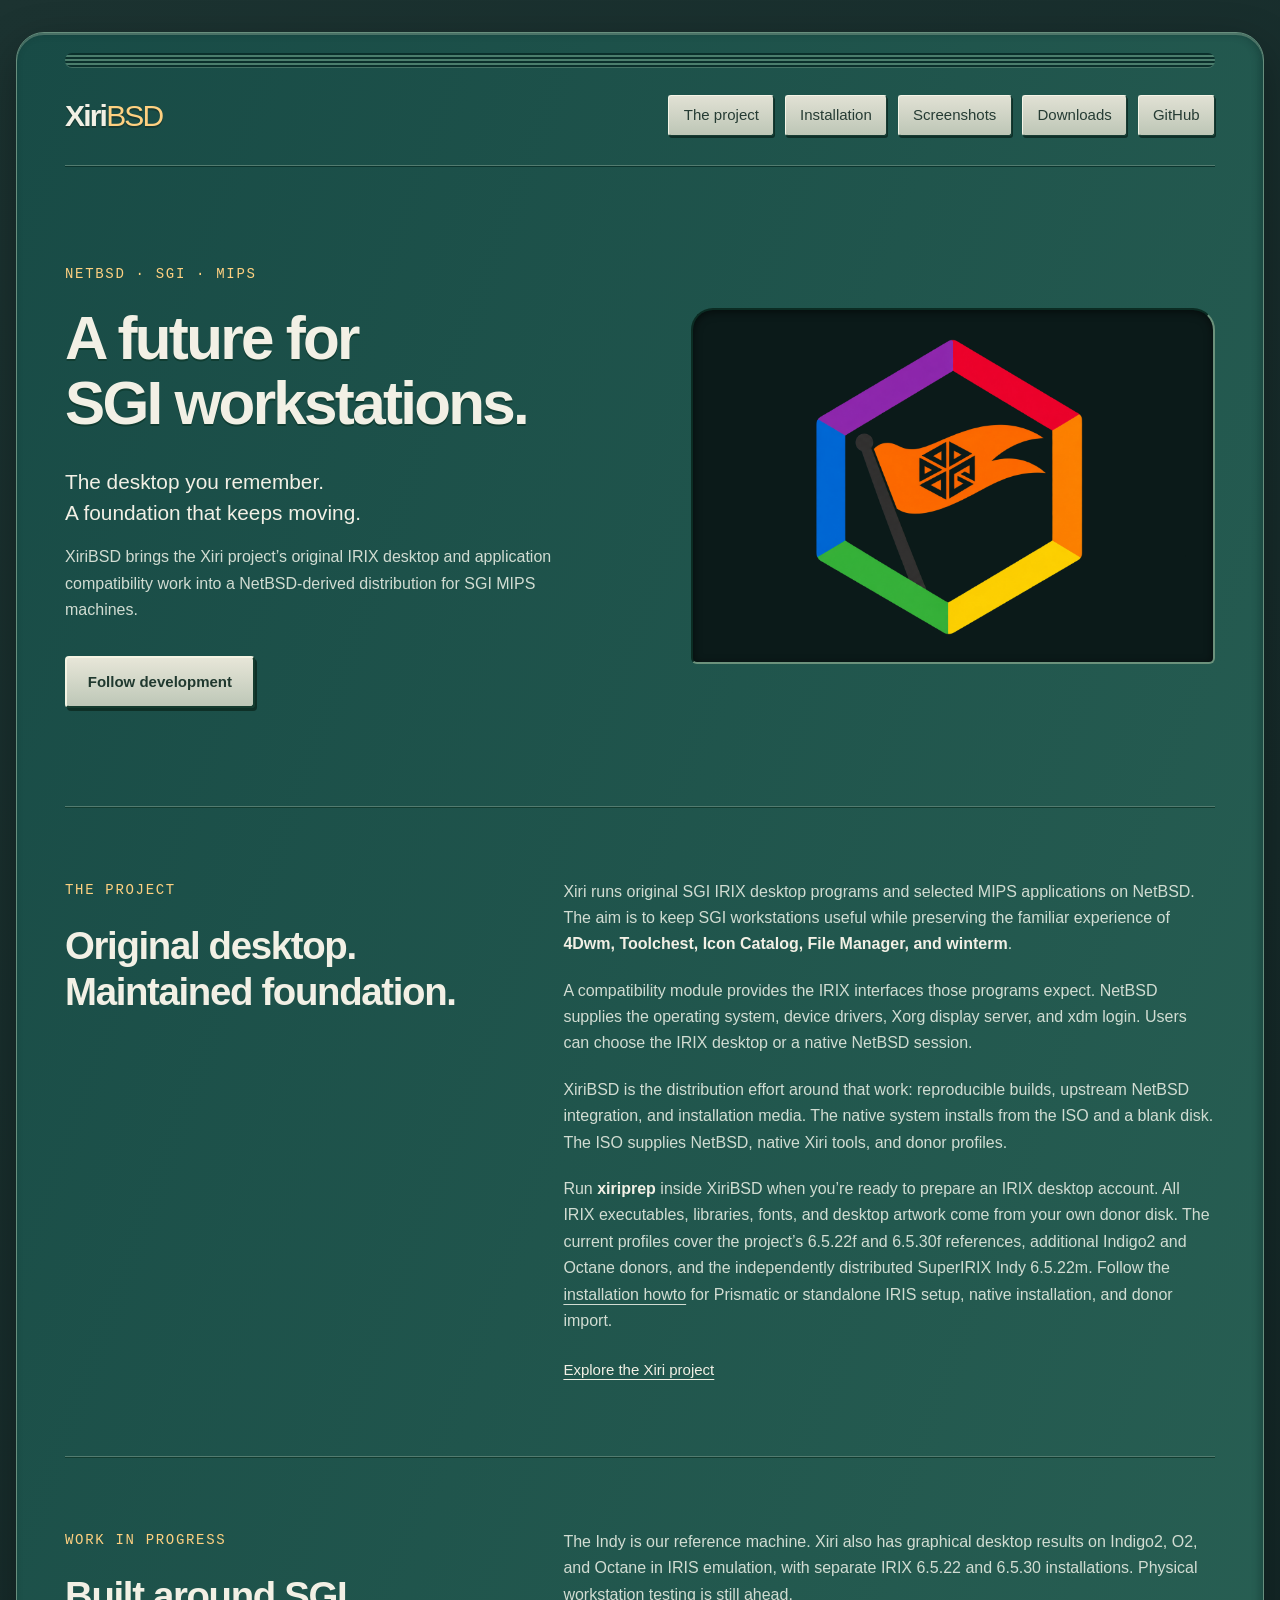
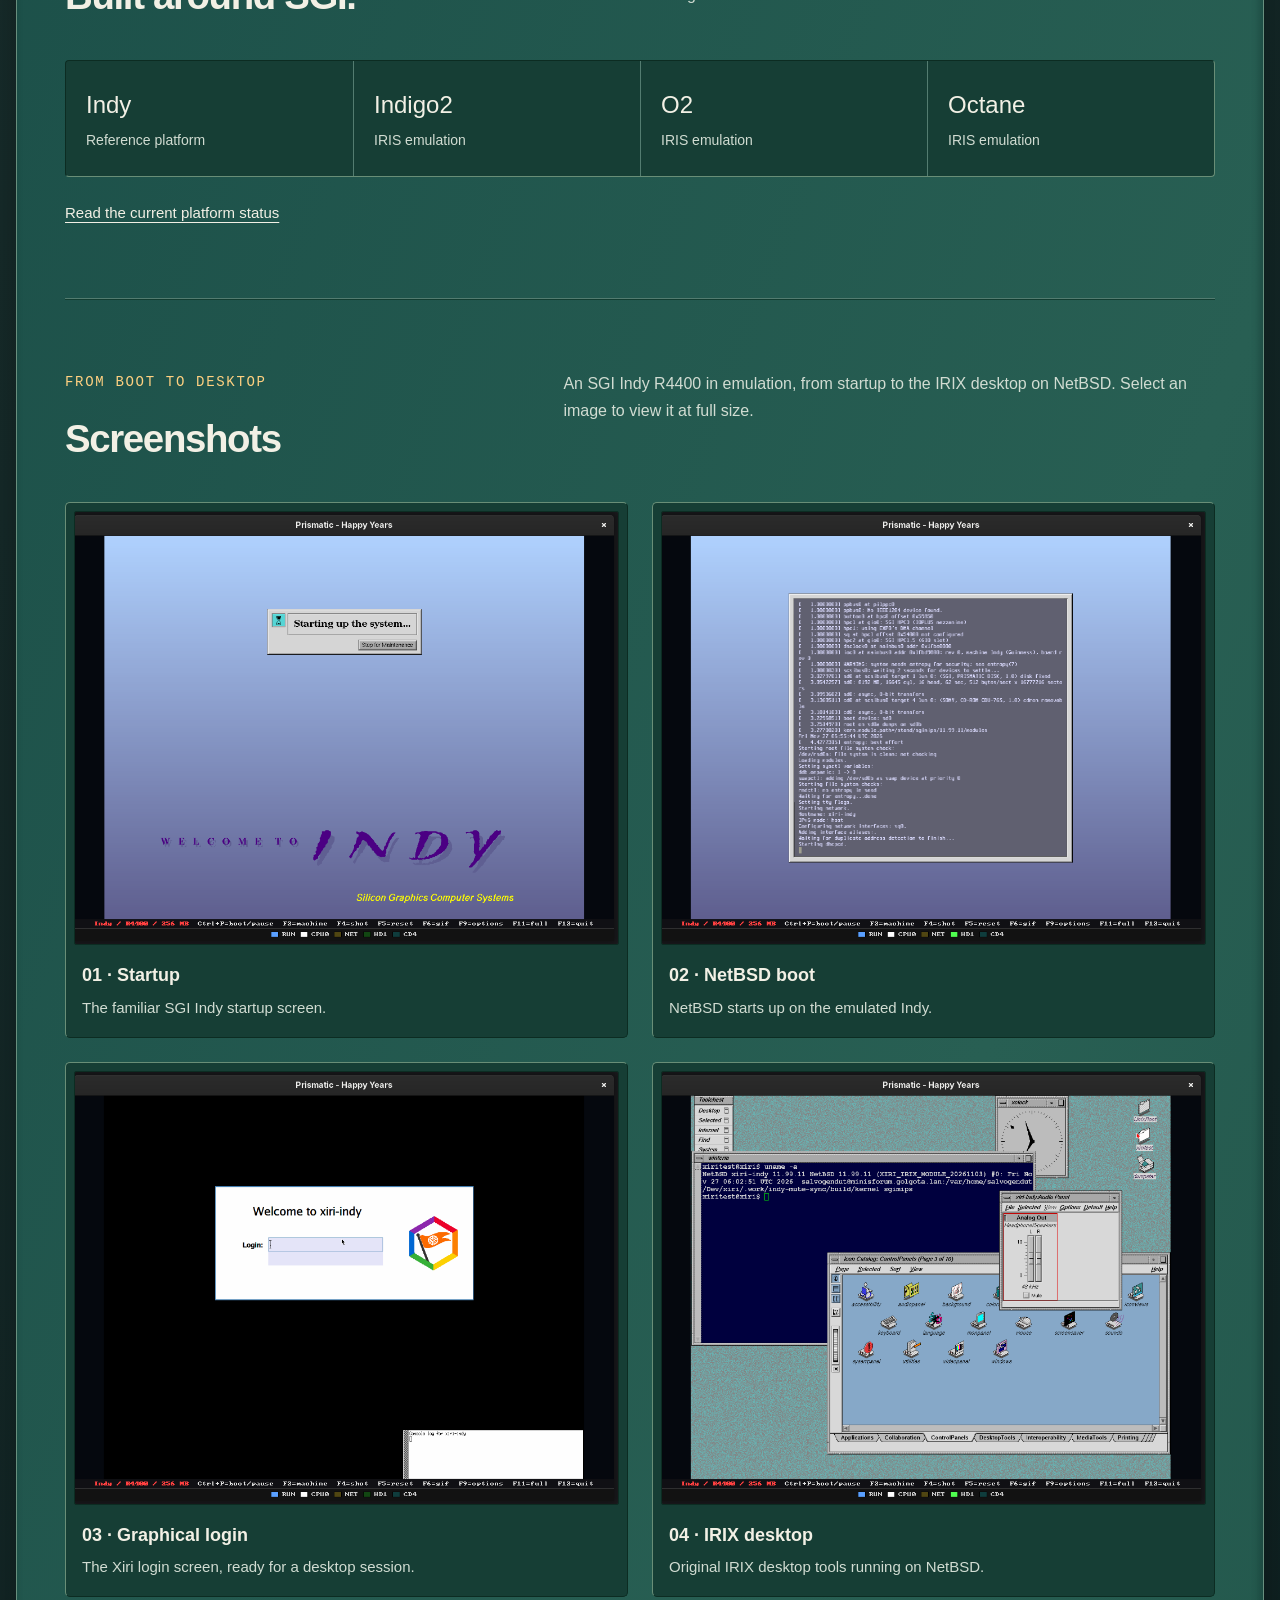
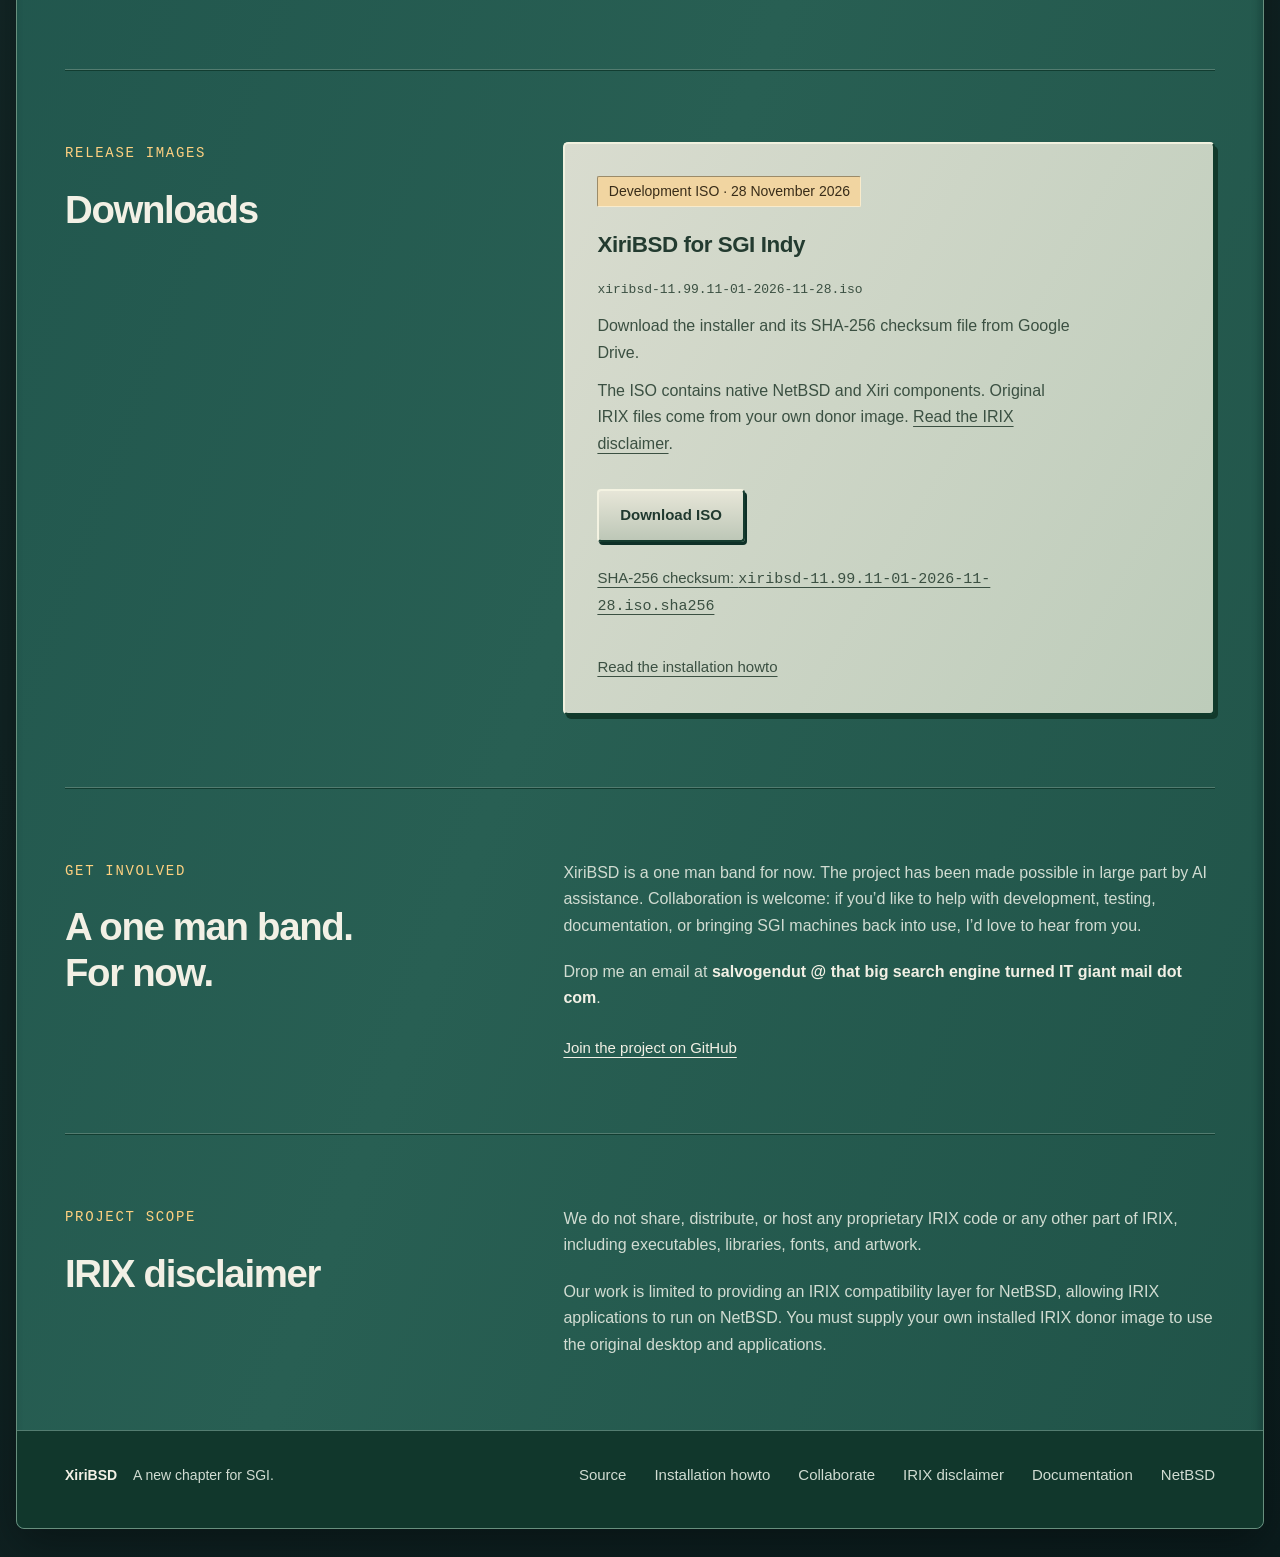
<file: website/public/index.html>
<!doctype html>
<html lang="en">
  <head>
    <meta charset="utf-8">
    <meta name="viewport" content="width=device-width, initial-scale=1">
    <meta name="theme-color" content="#24594f">
    <meta name="description" content="XiriBSD is a NetBSD-derived operating system project for SGI MIPS workstations, bringing the original IRIX desktop to a maintained foundation.">
    <meta property="og:type" content="website">
    <meta property="og:title" content="XiriBSD — A future for SGI workstations">
    <meta property="og:description" content="The original IRIX desktop. A NetBSD foundation. Follow the development of XiriBSD for SGI MIPS workstations.">
    <meta property="og:url" content="https://xiribsd.org/">
    <meta property="og:image" content="https://xiribsd.org/assets/xiri-logo.png">
    <meta property="og:image:alt" content="XiriBSD logo: a rainbow hexagon surrounding an orange flag">
    <link rel="canonical" href="https://xiribsd.org/">
    <link rel="icon" href="assets/xiri-logo.png" type="image/png">
    <link rel="stylesheet" href="assets/site.css">
    <title>XiriBSD — A future for SGI workstations</title>
  </head>
  <body>
    <a class="skip-link" href="#main">Skip to content</a>
    <div class="page">
      <header class="site-header">
        <a class="wordmark" href="./" aria-label="XiriBSD home">Xiri<span>BSD</span></a>
        <nav aria-label="Main navigation">
          <a href="#project">The project</a>
          <a href="installation.html">Installation</a>
          <a href="#screenshots">Screenshots</a>
          <a href="#downloads">Downloads</a>
          <a href="https://github.com/salvogendut/xiribsd">GitHub</a>
        </nav>
      </header>

      <main id="main">
        <section class="hero" aria-labelledby="hero-title">
          <div class="hero-copy">
            <p class="eyebrow">NetBSD · SGI · MIPS</p>
            <h1 id="hero-title">A future for<br>SGI workstations.</h1>
            <p class="intro">The desktop you remember.<br>A foundation that keeps moving.</p>
            <p class="hero-description">XiriBSD brings the Xiri project’s original IRIX desktop and application compatibility work into a NetBSD-derived distribution for SGI MIPS machines.</p>
            <a class="button" href="https://github.com/salvogendut/xiribsd">Follow development</a>
          </div>
          <figure class="hero-art">
            <img src="assets/xiri-logo.png" width="1536" height="1024" alt="XiriBSD logo: a rainbow hexagon surrounding an orange flag" fetchpriority="high">
          </figure>
        </section>

        <section class="project section" id="project" aria-labelledby="project-title">
          <div>
            <p class="eyebrow">The project</p>
            <h2 id="project-title">Original desktop.<br>Maintained foundation.</h2>
          </div>
          <div class="project-copy">
            <p>Xiri runs original SGI IRIX desktop programs and selected MIPS applications on NetBSD. The aim is to keep SGI workstations useful while preserving the familiar experience of <strong>4Dwm, Toolchest, Icon Catalog, File Manager, and winterm</strong>.</p>
            <p>A compatibility module provides the IRIX interfaces those programs expect. NetBSD supplies the operating system, device drivers, Xorg display server, and xdm login. Users can choose the IRIX desktop or a native NetBSD session.</p>
            <p>XiriBSD is the distribution effort around that work: reproducible builds, upstream NetBSD integration, and installation media. The native system installs from the ISO and a blank disk. The ISO supplies NetBSD, native Xiri tools, and donor profiles.</p>
            <p>Run <strong>xiriprep</strong> inside XiriBSD when you’re ready to prepare an IRIX desktop account. All IRIX executables, libraries, fonts, and desktop artwork come from your own donor disk. The current profiles cover the project’s 6.5.22f and 6.5.30f references, additional Indigo2 and Octane donors, and the independently distributed SuperIRIX Indy 6.5.22m. Follow the <a href="installation.html">installation howto</a> for Prismatic or standalone IRIS setup, native installation, and donor import.</p>
            <a class="text-link" href="https://github.com/salvogendut/xiri">Explore the Xiri project</a>
          </div>
        </section>

        <section class="platforms section" aria-labelledby="platforms-title">
          <div class="section-heading">
            <div>
              <p class="eyebrow">Work in progress</p>
              <h2 id="platforms-title">Built around SGI.</h2>
            </div>
            <p>The Indy is our reference machine. Xiri also has graphical desktop results on Indigo2, O2, and Octane in IRIS emulation, with separate IRIX 6.5.22 and 6.5.30 installations. Physical workstation testing is still ahead.</p>
          </div>
          <ul class="machine-list" aria-label="SGI machines under development">
            <li>Indy<span>Reference platform</span></li>
            <li>Indigo2<span>IRIS emulation</span></li>
            <li>O2<span>IRIS emulation</span></li>
            <li>Octane<span>IRIS emulation</span></li>
          </ul>
          <a class="text-link" href="https://github.com/salvogendut/xiri#platform-status">Read the current platform status</a>
        </section>

        <section class="screenshots section" id="screenshots" aria-labelledby="screenshots-title">
          <div class="section-heading">
            <div>
              <p class="eyebrow">From boot to desktop</p>
              <h2 id="screenshots-title">Screenshots</h2>
            </div>
            <p>An SGI Indy R4400 in emulation, from startup to the IRIX desktop on NetBSD. Select an image to view it at full size.</p>
          </div>
          <div class="screenshot-grid">
            <figure class="screenshot">
              <a class="screenshot-image" href="assets/screenshots/indy-startup.png" aria-label="View full-size screenshot of the SGI Indy startup screen">
                <img src="assets/screenshots/indy-startup.png" width="965" height="768" alt="SGI Indy startup screen with the Starting up the system dialog over a blue background.">
              </a>
              <figcaption>
                <h3>01 · Startup</h3>
                <p>The familiar SGI Indy startup screen.</p>
              </figcaption>
            </figure>
            <figure class="screenshot">
              <a class="screenshot-image" href="assets/screenshots/netbsd-boot.png" aria-label="View full-size screenshot of NetBSD booting on the Indy">
                <img src="assets/screenshots/netbsd-boot.png" width="965" height="768" alt="NetBSD boot console showing device detection, filesystem checks, and network startup on xiri-indy.">
              </a>
              <figcaption>
                <h3>02 · NetBSD boot</h3>
                <p>NetBSD starts up on the emulated Indy.</p>
              </figcaption>
            </figure>
            <figure class="screenshot">
              <a class="screenshot-image" href="assets/screenshots/xiri-login.png" aria-label="View full-size screenshot of the Xiri graphical login">
                <img src="assets/screenshots/xiri-login.png" width="965" height="768" alt="Graphical login screen welcoming the user to xiri-indy, with the Xiri logo and a login field.">
              </a>
              <figcaption>
                <h3>03 · Graphical login</h3>
                <p>The Xiri login screen, ready for a desktop session.</p>
              </figcaption>
            </figure>
            <figure class="screenshot">
              <a class="screenshot-image" href="assets/screenshots/irix-desktop.png" aria-label="View full-size screenshot of the IRIX desktop running on NetBSD">
                <img src="assets/screenshots/irix-desktop.png" width="965" height="768" alt="IRIX desktop with Toolchest, winterm, Icon Catalog, a clock, and Audio Panel; the terminal identifies the system as NetBSD.">
              </a>
              <figcaption>
                <h3>04 · IRIX desktop</h3>
                <p>Original IRIX desktop tools running on NetBSD.</p>
              </figcaption>
            </figure>
          </div>
        </section>

        <section class="downloads section" id="downloads" aria-labelledby="downloads-title">
          <div>
            <p class="eyebrow">Release images</p>
            <h2 id="downloads-title">Downloads</h2>
          </div>
          <div class="download-placeholder">
            <span class="release-status">Development ISO · 28 November 2026</span>
            <h3>XiriBSD for SGI Indy</h3>
            <p><code>xiribsd-11.99.11-01-2026-11-28.iso</code></p>
            <p>Download the installer and its SHA-256 checksum file from Google Drive.</p>
            <p>The ISO contains native NetBSD and Xiri components. Original IRIX files come from your own donor image. <a href="#disclaimer">Read the IRIX disclaimer</a>.</p>
            <a class="button" href="https://drive.google.com/file/d/1T14XH7FiAK1jsVfD4J17txJuYsIVxKAf/view?usp=sharing">Download ISO</a>
            <p><a class="text-link" href="https://drive.google.com/file/d/1LBHw3qaRXbsRccj2Z-HCmQliTl1M_J9u/view?usp=sharing">SHA-256 checksum: <code>xiribsd-11.99.11-01-2026-11-28.iso.sha256</code></a></p>
            <p><a class="text-link" href="installation.html">Read the installation howto</a></p>
          </div>
        </section>

        <section class="project section" id="collaborate" aria-labelledby="collaborate-title">
          <div>
            <p class="eyebrow">Get involved</p>
            <h2 id="collaborate-title">A one man band.<br>For now.</h2>
          </div>
          <div class="project-copy">
            <p>XiriBSD is a one man band for now. The project has been made possible in large part by AI assistance. Collaboration is welcome: if you’d like to help with development, testing, documentation, or bringing SGI machines back into use, I’d love to hear from you.</p>
            <p>Drop me an email at <strong>salvogendut @ that big search engine turned IT giant mail dot com</strong>.</p>
            <a class="text-link" href="https://github.com/salvogendut/xiri">Join the project on GitHub</a>
          </div>
        </section>
        <section class="project section" id="disclaimer" aria-labelledby="disclaimer-title">
          <div>
            <p class="eyebrow">Project scope</p>
            <h2 id="disclaimer-title">IRIX disclaimer</h2>
          </div>
          <div class="project-copy">
            <p>We do not share, distribute, or host any proprietary IRIX code or any other part of IRIX, including executables, libraries, fonts, and artwork.</p>
            <p>Our work is limited to providing an IRIX compatibility layer for NetBSD, allowing IRIX applications to run on NetBSD. You must supply your own installed IRIX donor image to use the original desktop and applications.</p>
          </div>
        </section>
      </main>

      <footer>
        <p><span class="footer-brand">XiriBSD</span> A new chapter for SGI.</p>
        <nav aria-label="Project resources">
          <a href="https://github.com/salvogendut/xiribsd">Source</a>
          <a href="installation.html">Installation howto</a>
          <a href="#collaborate">Collaborate</a>
          <a href="#disclaimer">IRIX disclaimer</a>
          <a href="https://github.com/salvogendut/xiribsd/blob/main/DESIGN.md">Documentation</a>
          <a href="https://www.netbsd.org/">NetBSD</a>
        </nav>
      </footer>
    </div>
  </body>
</html>
</file>
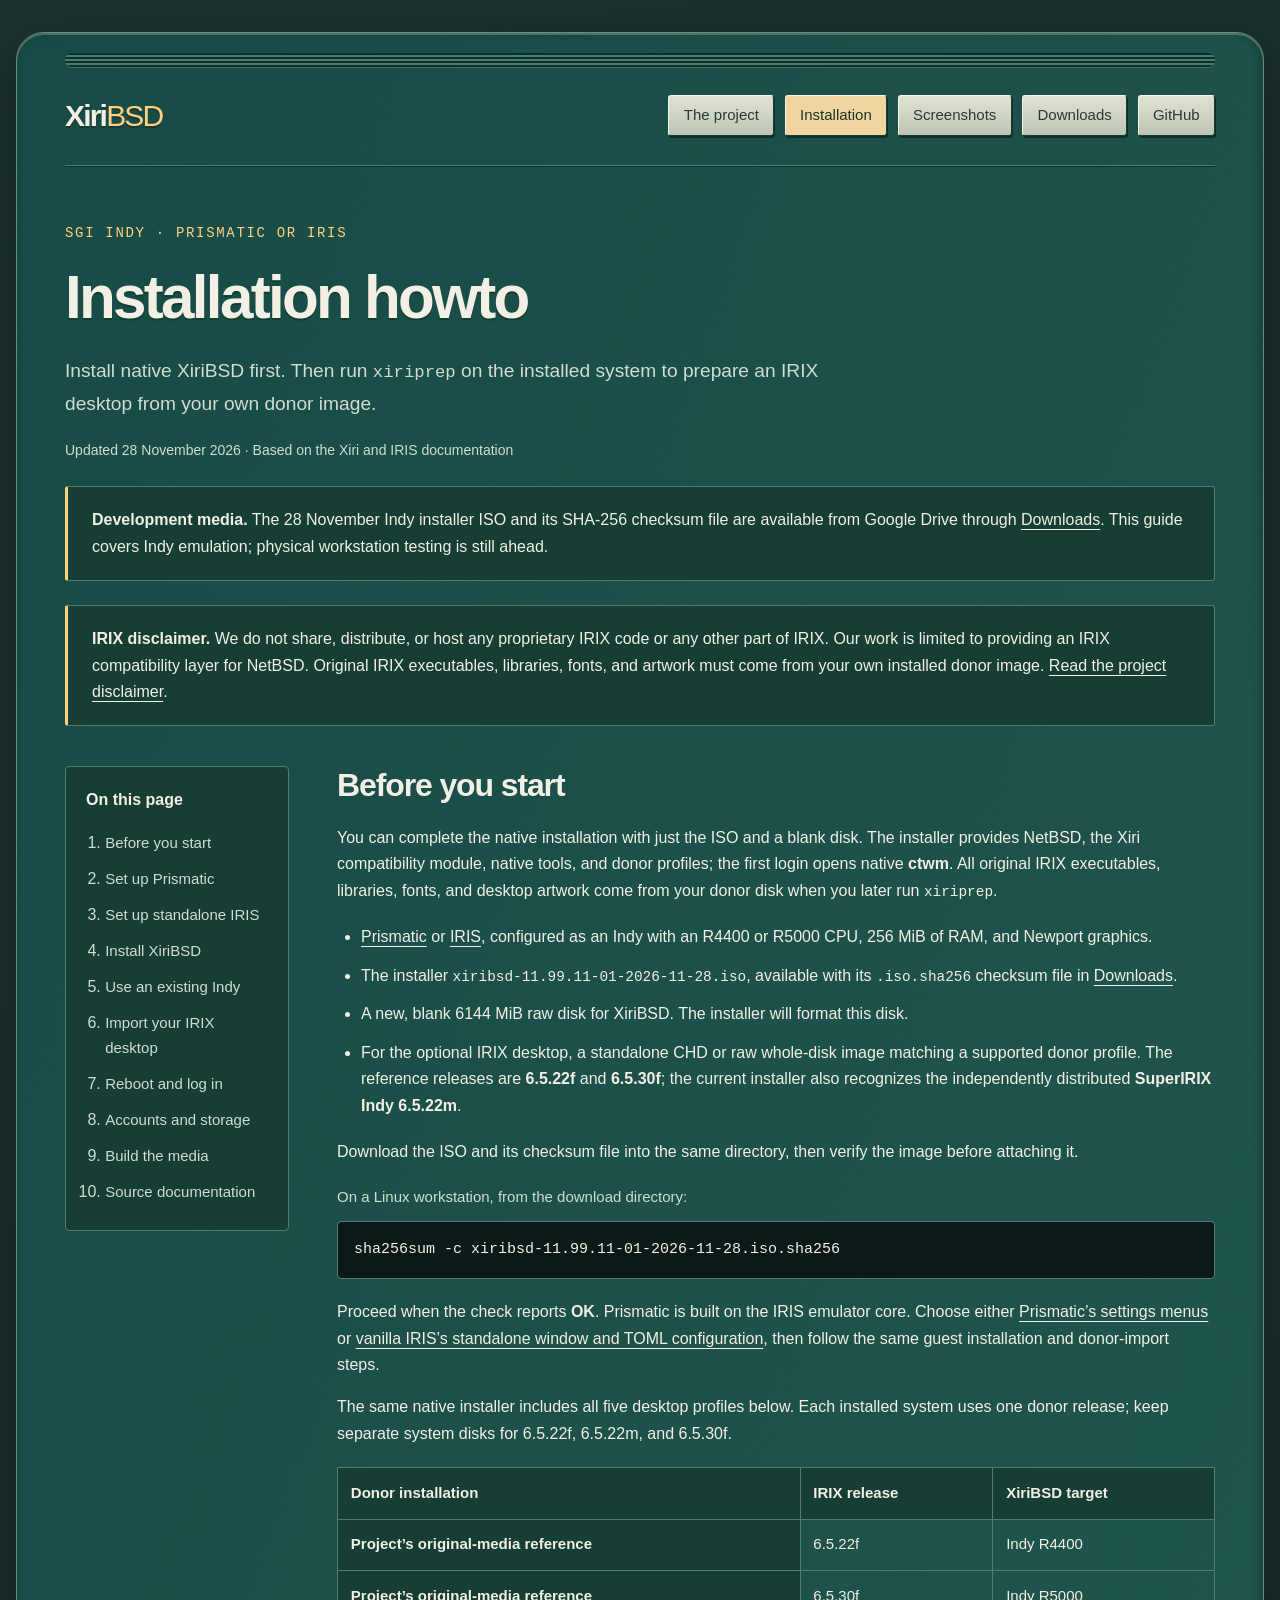
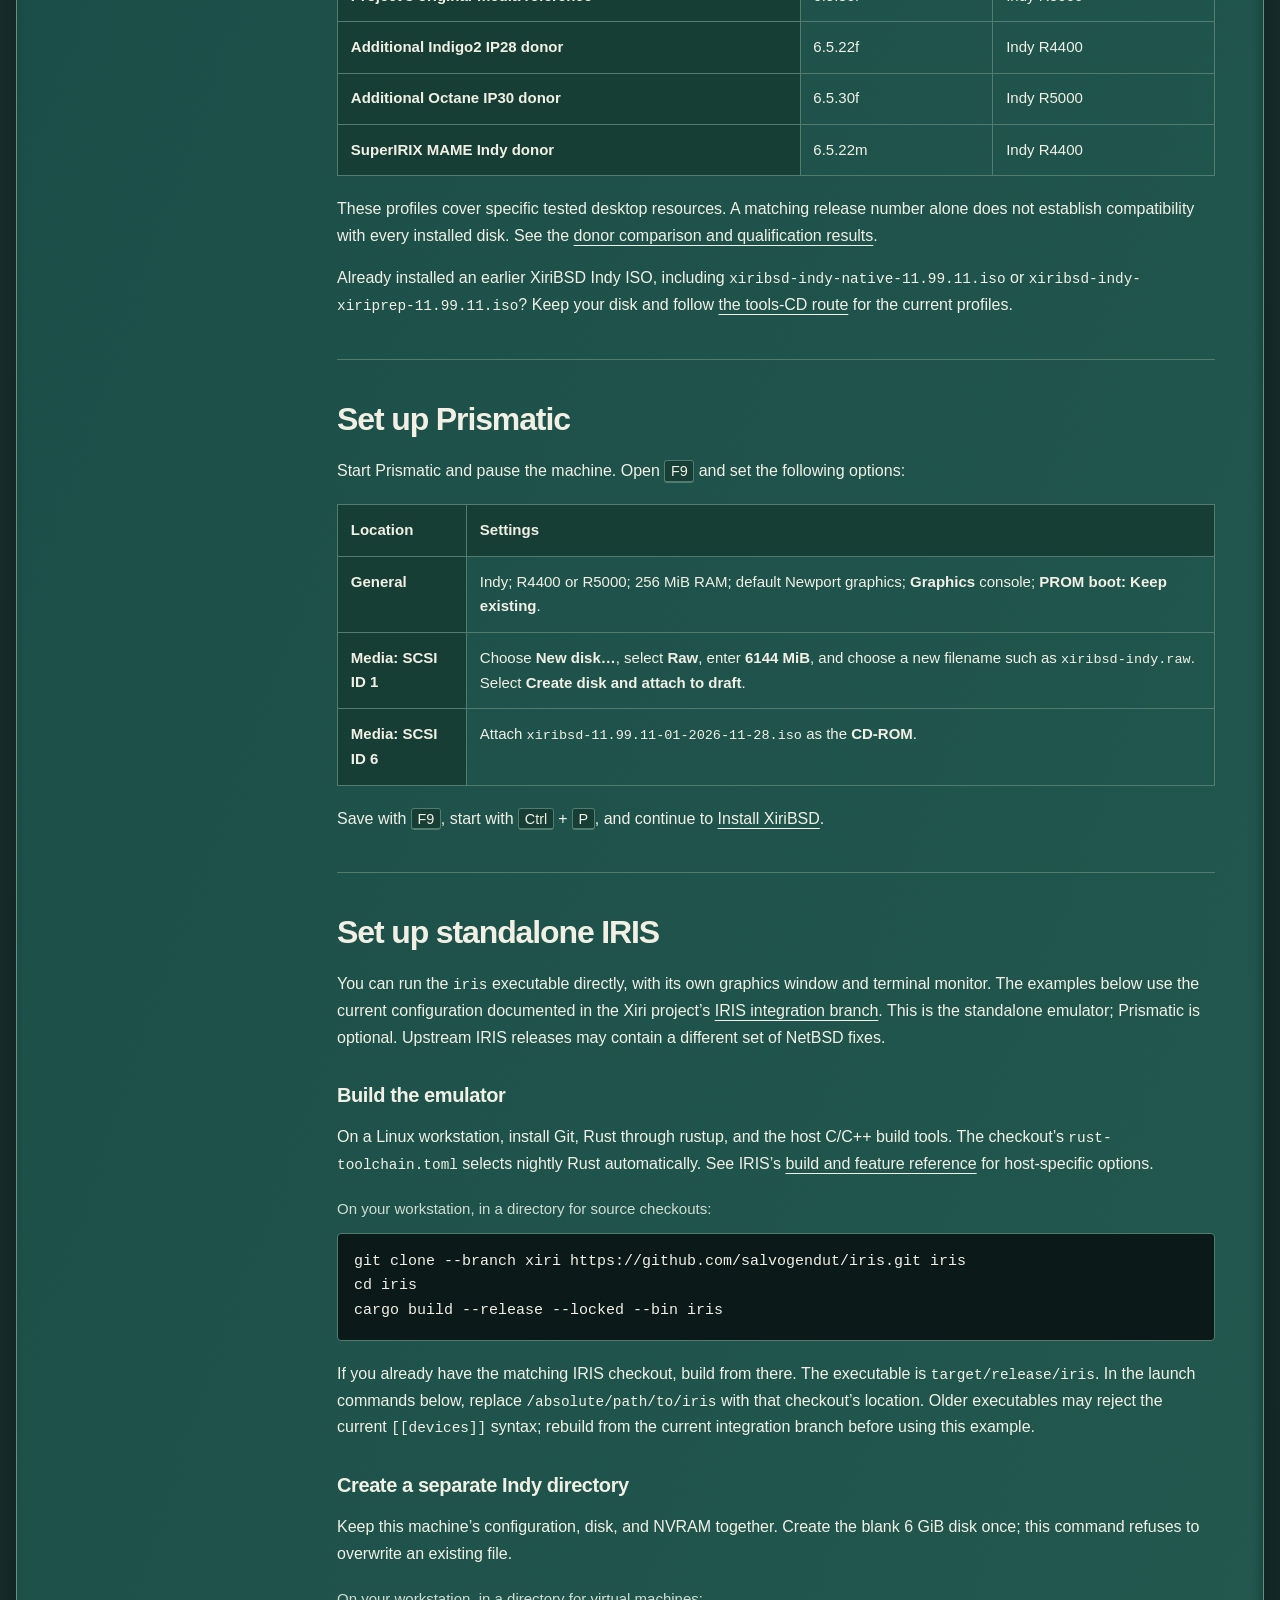
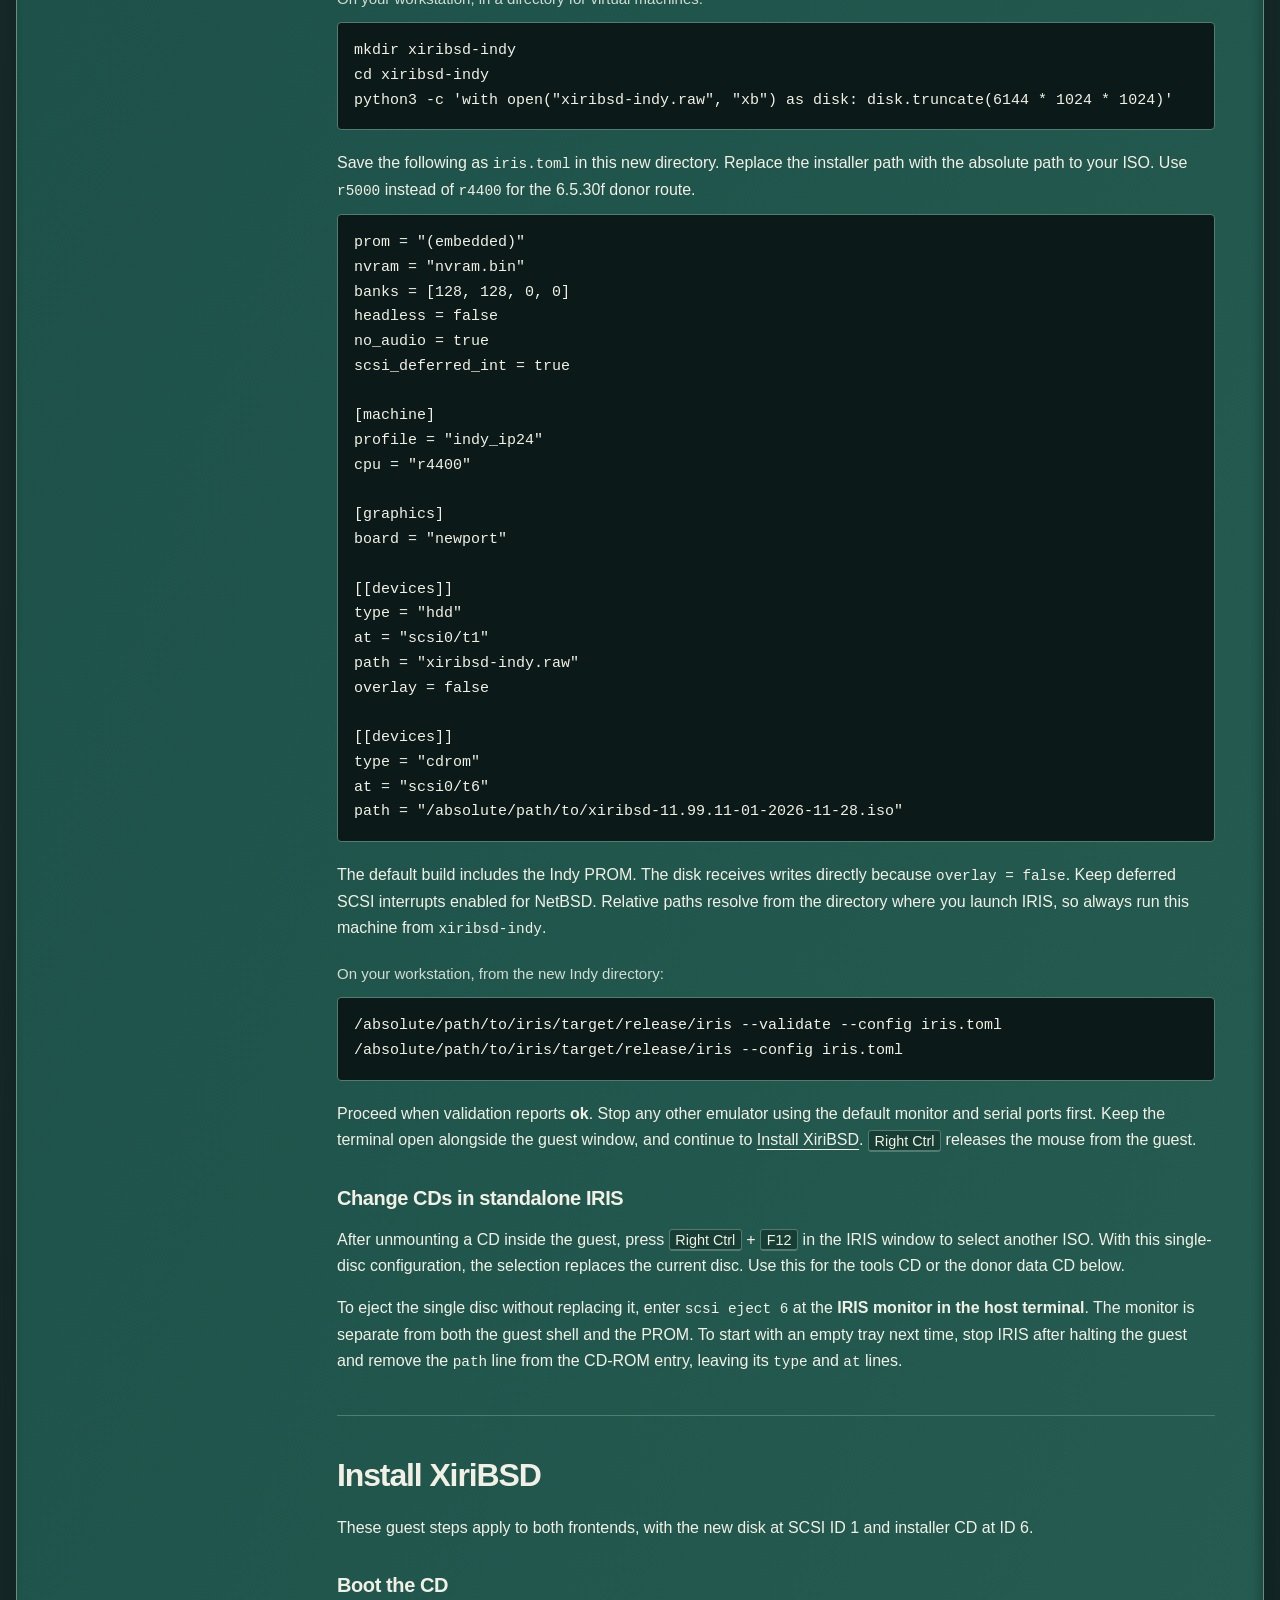
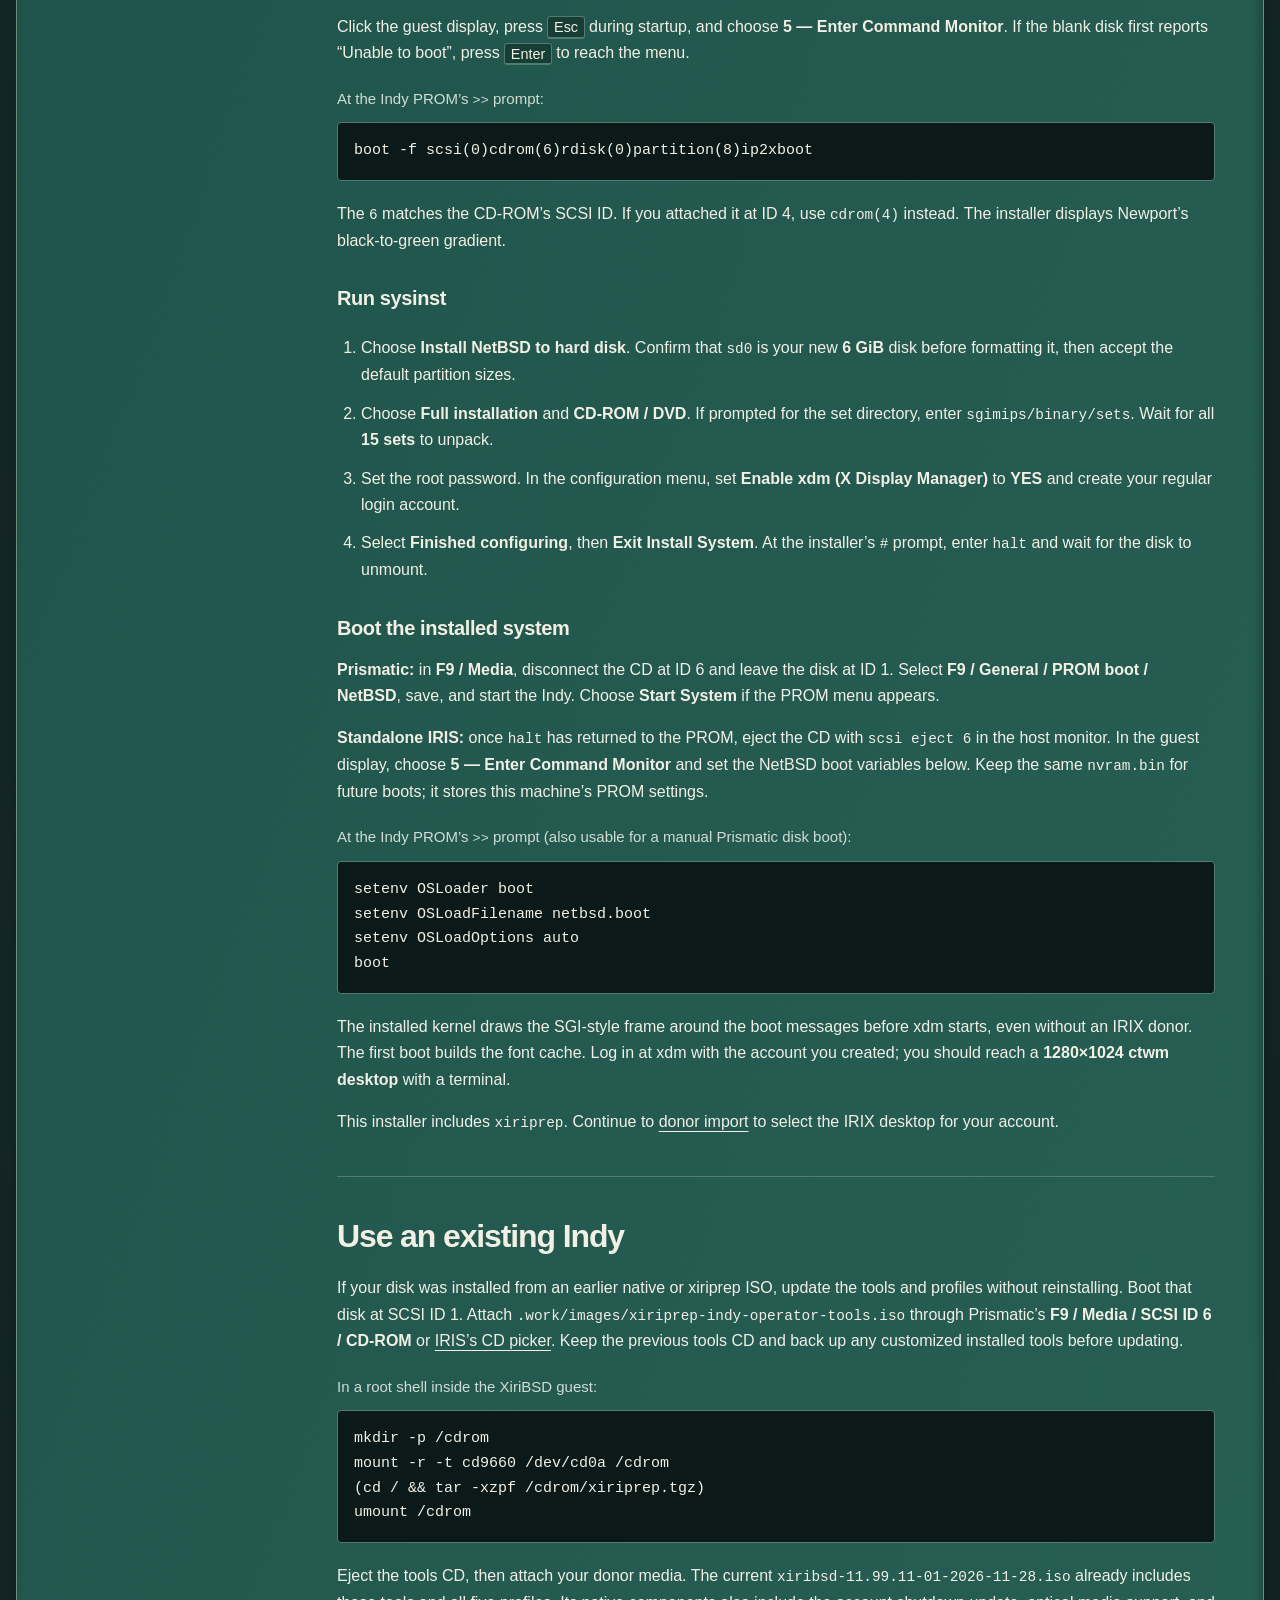
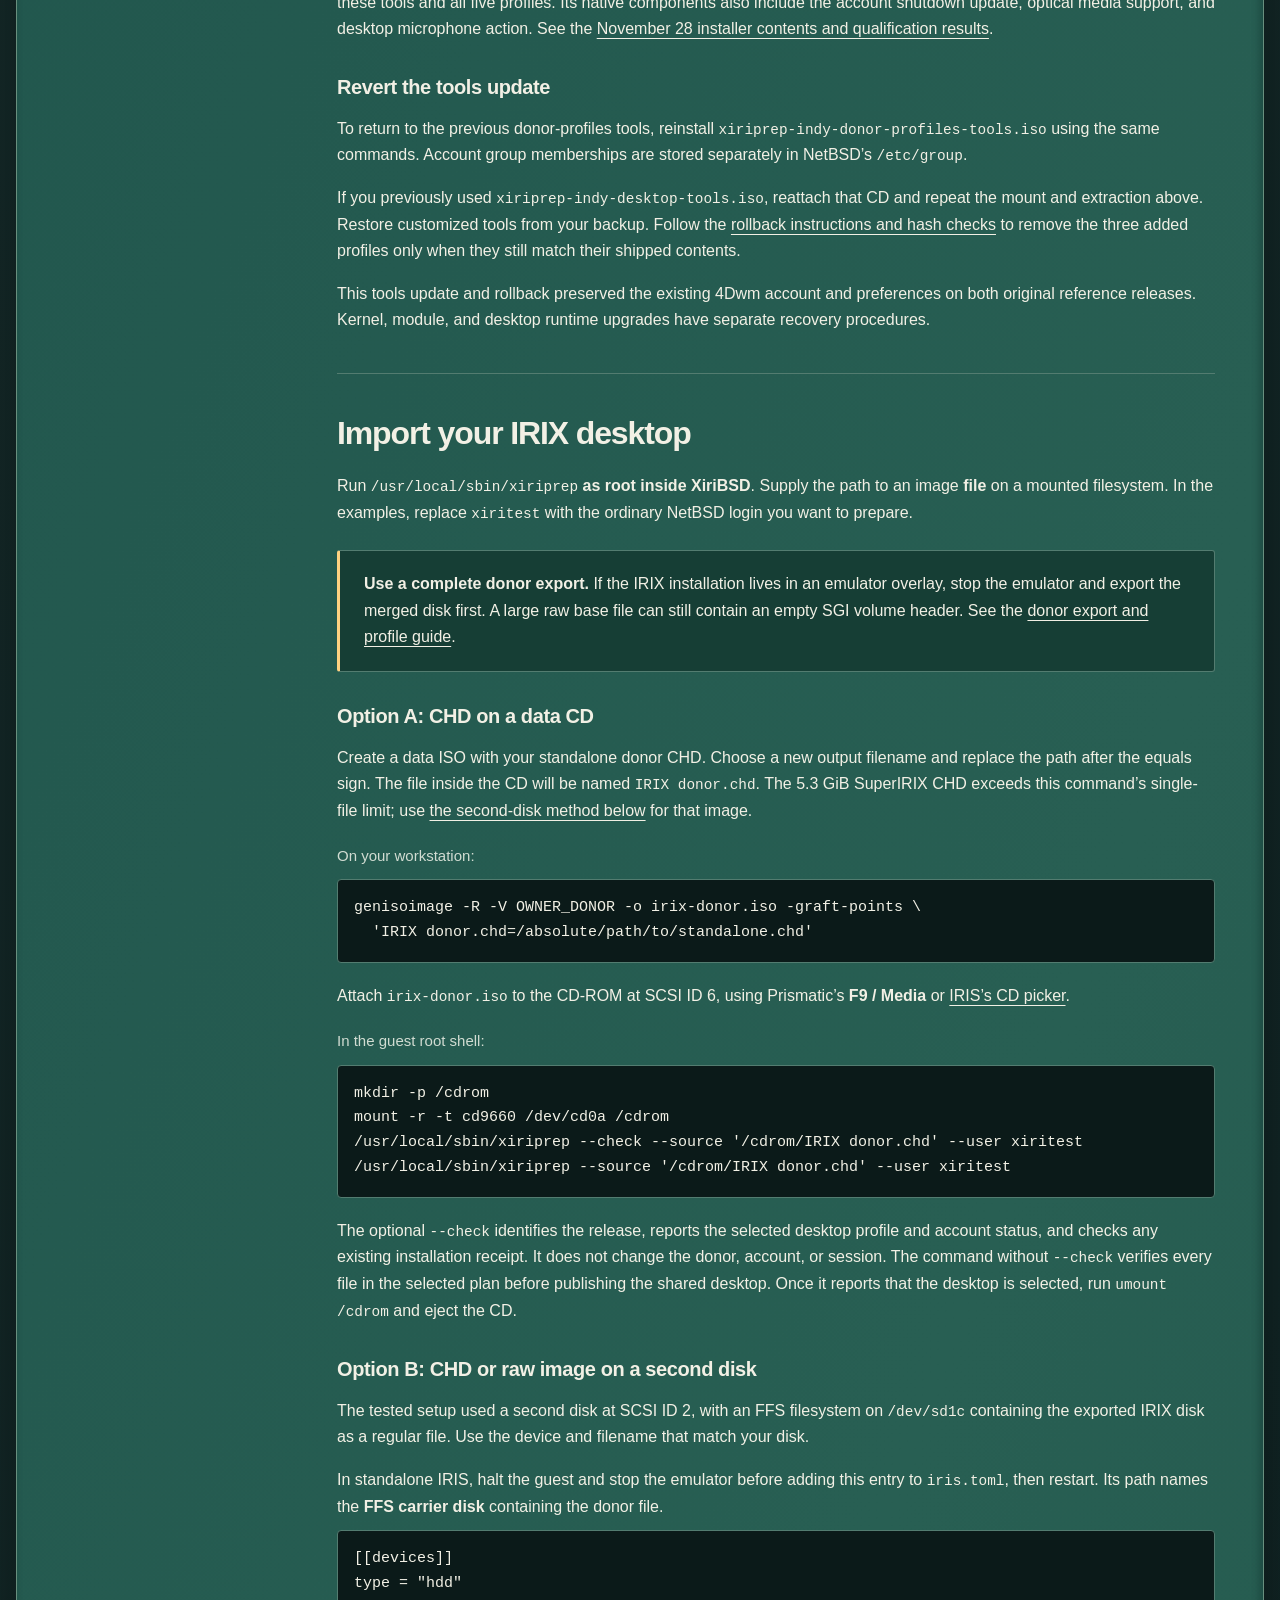
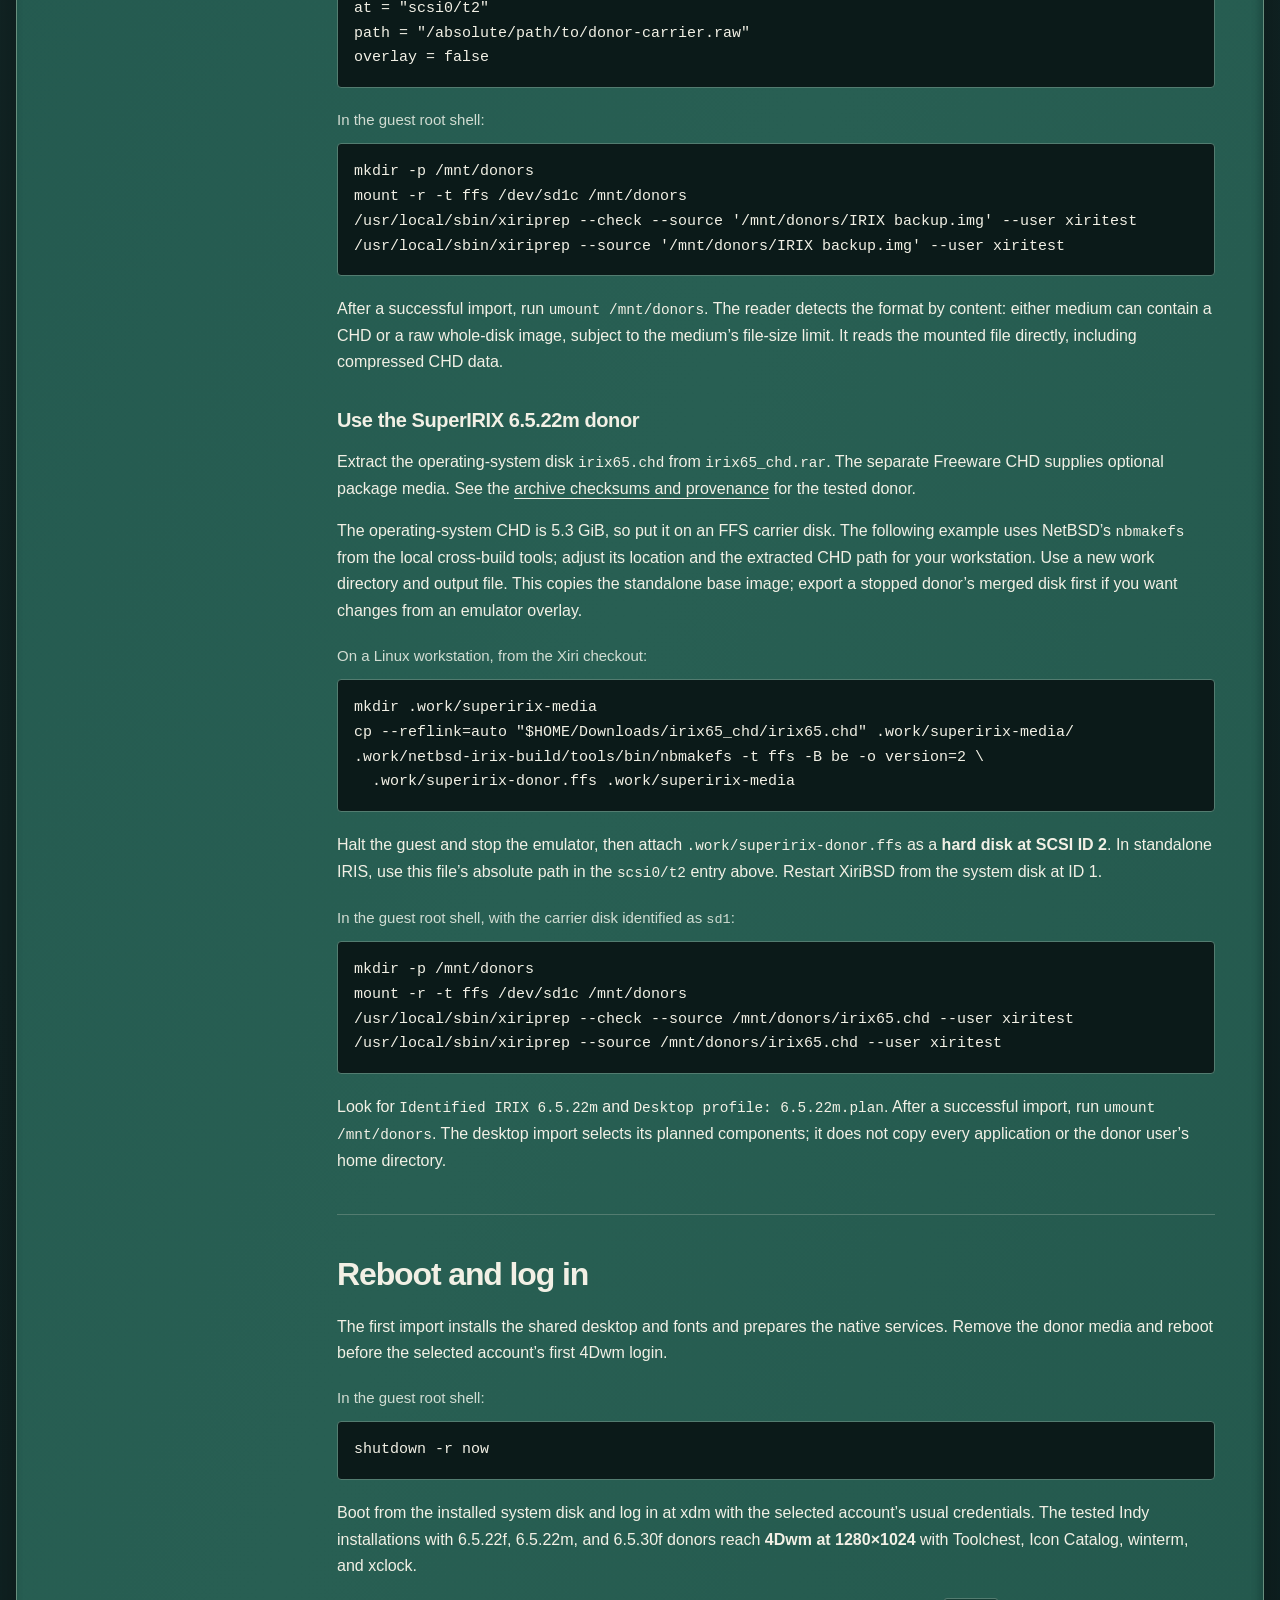
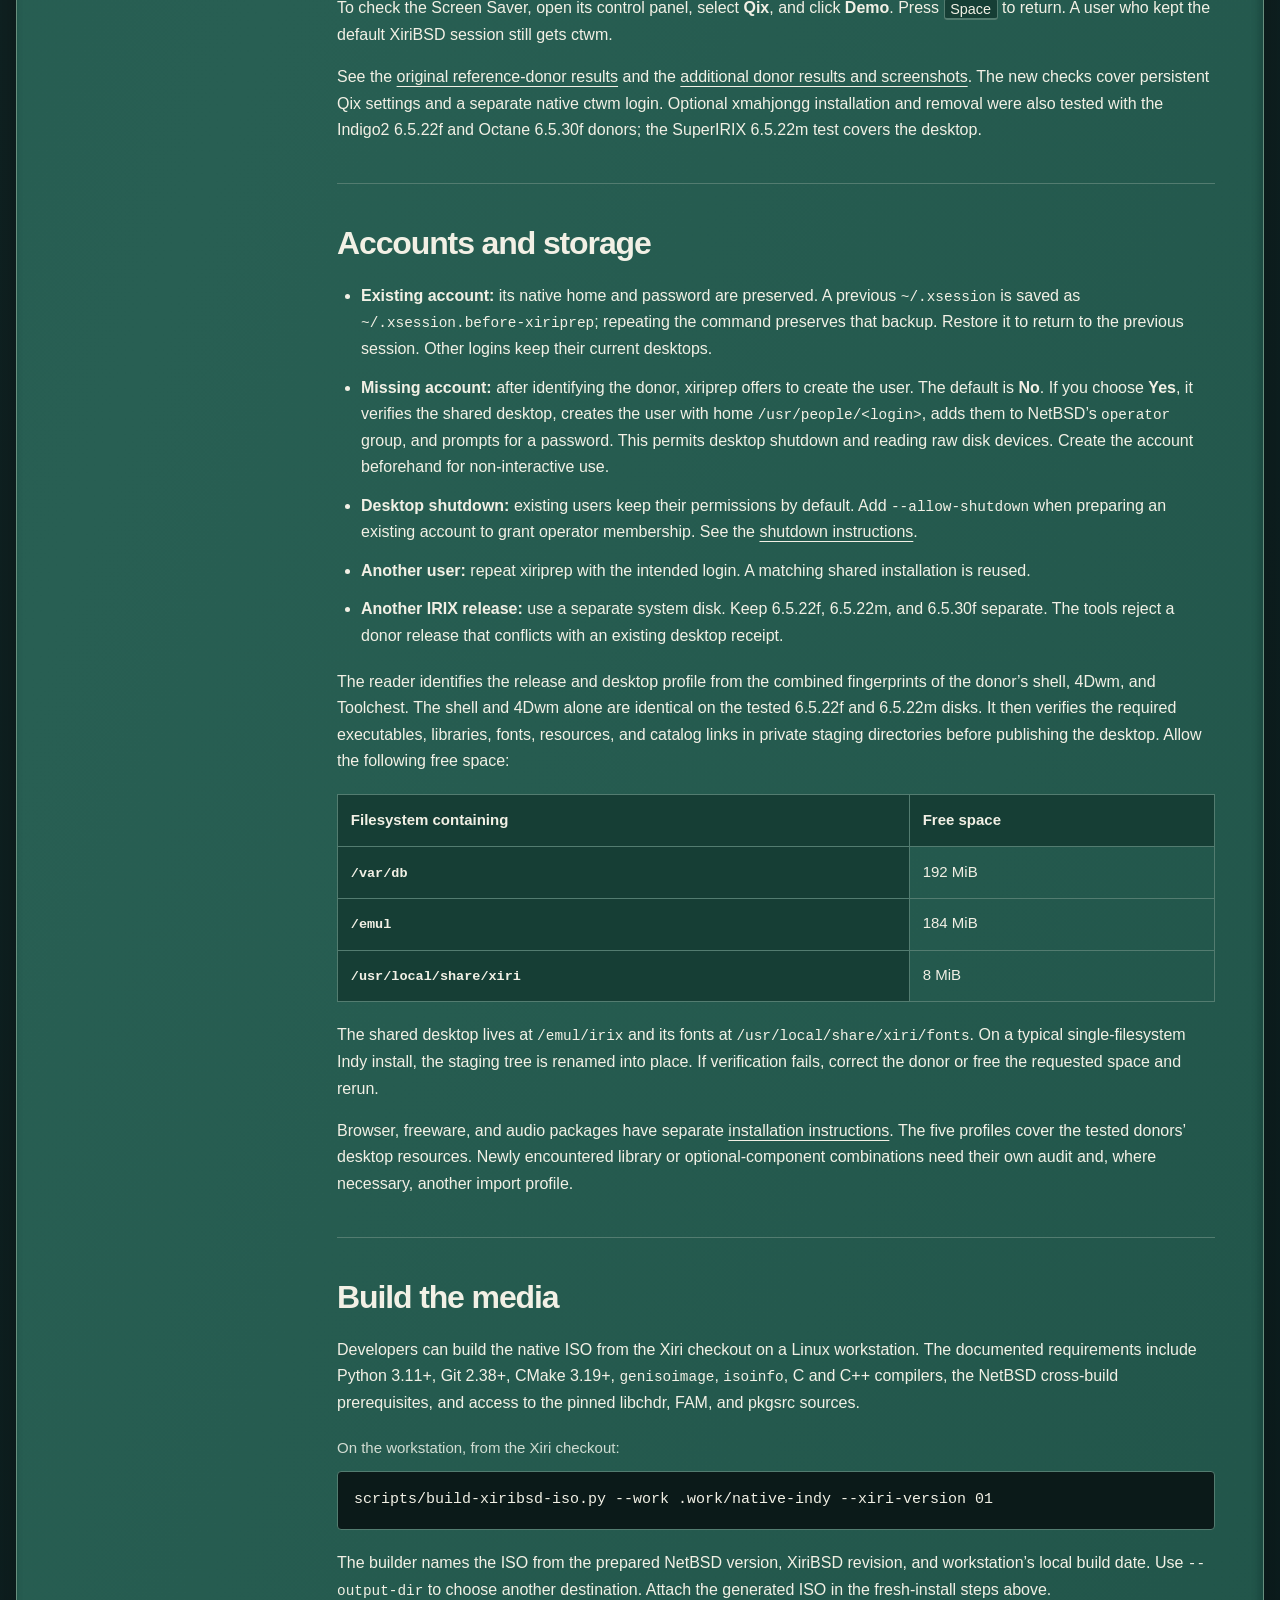
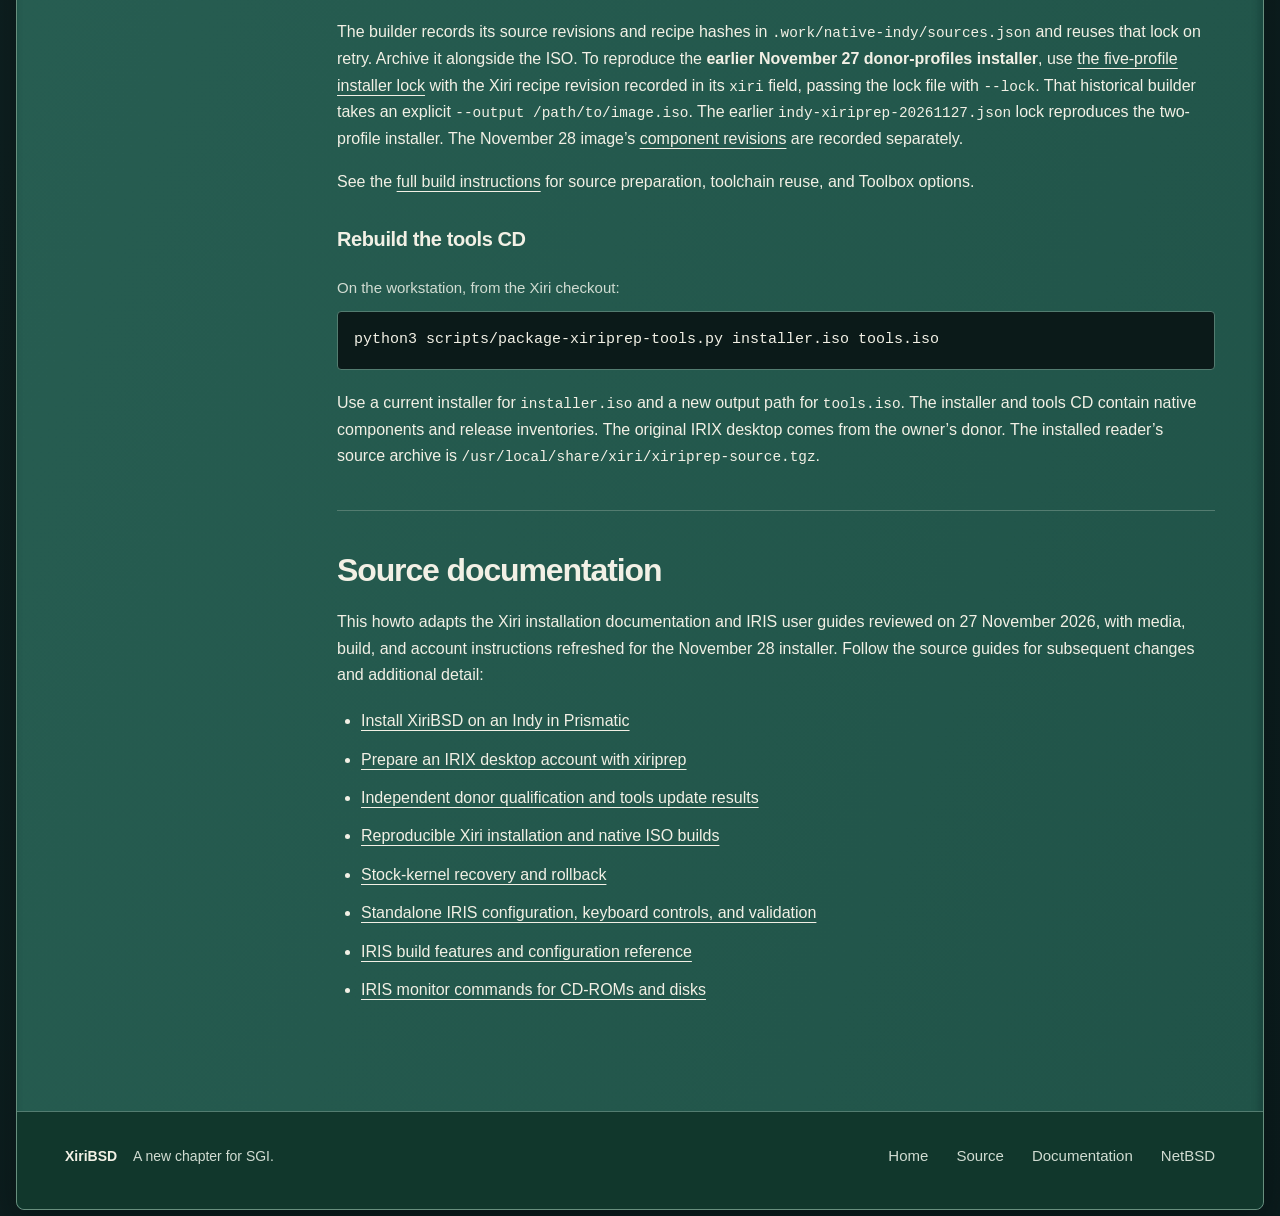
<file: website/public/installation.html>
<!doctype html>
<html lang="en">
  <head>
    <meta charset="utf-8">
    <meta name="viewport" content="width=device-width, initial-scale=1">
    <meta name="theme-color" content="#24594f">
    <meta name="description" content="Install XiriBSD on an emulated SGI Indy in Prismatic or standalone IRIS, then use xiriprep to prepare an IRIX desktop from your own donor image.">
    <meta property="og:type" content="article">
    <meta property="og:title" content="Installation howto — XiriBSD">
    <meta property="og:description" content="From a fresh Indy disk to native NetBSD and an IRIX desktop: Prismatic or standalone IRIS setup, installation, and xiriprep donor import.">
    <meta property="og:url" content="https://xiribsd.org/installation.html">
    <meta property="og:image" content="https://xiribsd.org/assets/xiri-logo.png">
    <link rel="canonical" href="https://xiribsd.org/installation.html">
    <link rel="icon" href="assets/xiri-logo.png" type="image/png">
    <link rel="stylesheet" href="assets/site.css">
    <title>Installation howto — XiriBSD</title>
  </head>
  <body>
    <a class="skip-link" href="#main">Skip to content</a>
    <div class="page">
      <header class="site-header">
        <a class="wordmark" href="./" aria-label="XiriBSD home">Xiri<span>BSD</span></a>
        <nav aria-label="Main navigation">
          <a href="./#project">The project</a>
          <a href="installation.html" aria-current="page">Installation</a>
          <a href="./#screenshots">Screenshots</a>
          <a href="./#downloads">Downloads</a>
          <a href="https://github.com/salvogendut/xiribsd">GitHub</a>
        </nav>
      </header>

      <main id="main" class="guide">
        <header class="guide-header">
          <p class="eyebrow">SGI Indy · Prismatic or IRIS</p>
          <h1>Installation howto</h1>
          <p class="guide-summary">Install native XiriBSD first. Then run <code>xiriprep</code> on the installed system to prepare an IRIX desktop from your own donor image.</p>
          <p class="guide-meta">Updated <time datetime="2026-11-28">28 November 2026</time> · Based on the Xiri and IRIS documentation</p>
          <div class="guide-notice">
            <p><strong>Development media.</strong> The 28 November Indy installer ISO and its SHA-256 checksum file are available from Google Drive through <a href="./#downloads">Downloads</a>. This guide covers Indy emulation; physical workstation testing is still ahead.</p>
          </div>
          <div class="guide-notice">
            <p><strong>IRIX disclaimer.</strong> We do not share, distribute, or host any proprietary IRIX code or any other part of IRIX. Our work is limited to providing an IRIX compatibility layer for NetBSD. Original IRIX executables, libraries, fonts, and artwork must come from your own installed donor image. <a href="./#disclaimer">Read the project disclaimer</a>.</p>
          </div>
        </header>

        <div class="guide-layout">
          <nav class="guide-toc" aria-label="Installation guide contents">
            <p>On this page</p>
            <ol>
              <li><a href="#before-you-start">Before you start</a></li>
              <li><a href="#prismatic-setup">Set up Prismatic</a></li>
              <li><a href="#iris-install">Set up standalone IRIS</a></li>
              <li><a href="#fresh-install">Install XiriBSD</a></li>
              <li><a href="#existing-indy">Use an existing Indy</a></li>
              <li><a href="#import-donor">Import your IRIX desktop</a></li>
              <li><a href="#first-login">Reboot and log in</a></li>
              <li><a href="#accounts-and-storage">Accounts and storage</a></li>
              <li><a href="#build-media">Build the media</a></li>
              <li><a href="#source-docs">Source documentation</a></li>
            </ol>
          </nav>

          <article class="guide-content" aria-label="XiriBSD installation instructions">
            <section class="guide-section" id="before-you-start" aria-labelledby="before-title">
              <h2 id="before-title">Before you start</h2>
              <p>You can complete the native installation with just the ISO and a blank disk. The installer provides NetBSD, the Xiri compatibility module, native tools, and donor profiles; the first login opens native <strong>ctwm</strong>. All original IRIX executables, libraries, fonts, and desktop artwork come from your donor disk when you later run <code>xiriprep</code>.</p>
              <ul>
                <li><a href="https://github.com/salvogendut/prismatic">Prismatic</a> or <a href="https://github.com/techomancer/iris">IRIS</a>, configured as an Indy with an R4400 or R5000 CPU, 256 MiB of RAM, and Newport graphics.</li>
                <li>The installer <code>xiribsd-11.99.11-01-2026-11-28.iso</code>, available with its <code>.iso.sha256</code> checksum file in <a href="./#downloads">Downloads</a>.</li>
                <li>A new, blank 6144 MiB raw disk for XiriBSD. The installer will format this disk.</li>
                <li>For the optional IRIX desktop, a standalone CHD or raw whole-disk image matching a supported donor profile. The reference releases are <strong>6.5.22f</strong> and <strong>6.5.30f</strong>; the current installer also recognizes the independently distributed <strong>SuperIRIX Indy 6.5.22m</strong>.</li>
              </ul>
              <p>Download the ISO and its checksum file into the same directory, then verify the image before attaching it.</p>
              <p class="command-context">On a Linux workstation, from the download directory:</p>
              <pre tabindex="0"><code class="language-sh">sha256sum -c xiribsd-11.99.11-01-2026-11-28.iso.sha256</code></pre>
              <p>Proceed when the check reports <strong>OK</strong>. Prismatic is built on the IRIS emulator core. Choose either <a href="#prismatic-setup">Prismatic’s settings menus</a> or <a href="#iris-install">vanilla IRIS’s standalone window and TOML configuration</a>, then follow the same guest installation and donor-import steps.</p>
              <p>The same native installer includes all five desktop profiles below. Each installed system uses one donor release; keep separate system disks for 6.5.22f, 6.5.22m, and 6.5.30f.</p>
              <div class="table-scroll" tabindex="0" role="region" aria-label="Qualified donor profiles and Indy targets">
                <table class="guide-table">
                  <thead><tr><th scope="col">Donor installation</th><th scope="col">IRIX release</th><th scope="col">XiriBSD target</th></tr></thead>
                  <tbody>
                    <tr><th scope="row">Project’s original-media reference</th><td>6.5.22f</td><td>Indy R4400</td></tr>
                    <tr><th scope="row">Project’s original-media reference</th><td>6.5.30f</td><td>Indy R5000</td></tr>
                    <tr><th scope="row">Additional Indigo2 IP28 donor</th><td>6.5.22f</td><td>Indy R4400</td></tr>
                    <tr><th scope="row">Additional Octane IP30 donor</th><td>6.5.30f</td><td>Indy R5000</td></tr>
                    <tr><th scope="row">SuperIRIX MAME Indy donor</th><td>6.5.22m</td><td>Indy R4400</td></tr>
                  </tbody>
                </table>
              </div>
              <p>These profiles cover specific tested desktop resources. A matching release number alone does not establish compatibility with every installed disk. See the <a href="https://github.com/salvogendut/xiri/blob/main/docs/results/2026-11-27-owner-donors.md">donor comparison and qualification results</a>.</p>
              <p>Already installed an earlier XiriBSD Indy ISO, including <code>xiribsd-indy-native-11.99.11.iso</code> or <code>xiribsd-indy-xiriprep-11.99.11.iso</code>? Keep your disk and follow <a href="#existing-indy">the tools-CD route</a> for the current profiles.</p>
            </section>

            <section class="guide-section" id="prismatic-setup" aria-labelledby="prismatic-title">
              <h2 id="prismatic-title">Set up Prismatic</h2>
              <p>Start Prismatic and pause the machine. Open <kbd>F9</kbd> and set the following options:</p>
              <div class="table-scroll" tabindex="0" role="region" aria-label="Prismatic installation settings">
                <table class="guide-table">
                  <thead><tr><th scope="col">Location</th><th scope="col">Settings</th></tr></thead>
                  <tbody>
                    <tr><th scope="row">General</th><td>Indy; R4400 or R5000; 256 MiB RAM; default Newport graphics; <strong>Graphics</strong> console; <strong>PROM boot: Keep existing</strong>.</td></tr>
                    <tr><th scope="row">Media: SCSI ID 1</th><td>Choose <strong>New disk…</strong>, select <strong>Raw</strong>, enter <strong>6144 MiB</strong>, and choose a new filename such as <code>xiribsd-indy.raw</code>. Select <strong>Create disk and attach to draft</strong>.</td></tr>
                    <tr><th scope="row">Media: SCSI ID 6</th><td>Attach <code>xiribsd-11.99.11-01-2026-11-28.iso</code> as the <strong>CD-ROM</strong>.</td></tr>
                  </tbody>
                </table>
              </div>
              <p>Save with <kbd>F9</kbd>, start with <kbd>Ctrl</kbd> + <kbd>P</kbd>, and continue to <a href="#fresh-install">Install XiriBSD</a>.</p>
            </section>

            <section class="guide-section" id="iris-install" aria-labelledby="iris-title">
              <h2 id="iris-title">Set up standalone IRIS</h2>
              <p>You can run the <code>iris</code> executable directly, with its own graphics window and terminal monitor. The examples below use the current configuration documented in the Xiri project’s <a href="https://github.com/salvogendut/iris/tree/xiri">IRIS integration branch</a>. This is the standalone emulator; Prismatic is optional. Upstream IRIS releases may contain a different set of NetBSD fixes.</p>
              <h3>Build the emulator</h3>
              <p>On a Linux workstation, install Git, Rust through rustup, and the host C/C++ build tools. The checkout’s <code>rust-toolchain.toml</code> selects nightly Rust automatically. See IRIS’s <a href="https://github.com/salvogendut/iris/blob/xiri/FEATURES.md">build and feature reference</a> for host-specific options.</p>
              <p class="command-context">On your workstation, in a directory for source checkouts:</p>
              <pre tabindex="0"><code class="language-sh">git clone --branch xiri https://github.com/salvogendut/iris.git iris
cd iris
cargo build --release --locked --bin iris</code></pre>
              <p>If you already have the matching IRIS checkout, build from there. The executable is <code>target/release/iris</code>. In the launch commands below, replace <code>/absolute/path/to/iris</code> with that checkout’s location. Older executables may reject the current <code>[[devices]]</code> syntax; rebuild from the current integration branch before using this example.</p>
              <h3>Create a separate Indy directory</h3>
              <p>Keep this machine’s configuration, disk, and NVRAM together. Create the blank 6 GiB disk once; this command refuses to overwrite an existing file.</p>
              <p class="command-context">On your workstation, in a directory for virtual machines:</p>
              <pre tabindex="0"><code class="language-sh">mkdir xiribsd-indy
cd xiribsd-indy
python3 -c 'with open("xiribsd-indy.raw", "xb") as disk: disk.truncate(6144 * 1024 * 1024)'</code></pre>
              <p>Save the following as <code>iris.toml</code> in this new directory. Replace the installer path with the absolute path to your ISO. Use <code>r5000</code> instead of <code>r4400</code> for the 6.5.30f donor route.</p>
              <pre tabindex="0"><code class="language-toml">prom = "(embedded)"
nvram = "nvram.bin"
banks = [128, 128, 0, 0]
headless = false
no_audio = true
scsi_deferred_int = true

[machine]
profile = "indy_ip24"
cpu = "r4400"

[graphics]
board = "newport"

[[devices]]
type = "hdd"
at = "scsi0/t1"
path = "xiribsd-indy.raw"
overlay = false

[[devices]]
type = "cdrom"
at = "scsi0/t6"
path = "/absolute/path/to/xiribsd-11.99.11-01-2026-11-28.iso"</code></pre>
              <p>The default build includes the Indy PROM. The disk receives writes directly because <code>overlay = false</code>. Keep deferred SCSI interrupts enabled for NetBSD. Relative paths resolve from the directory where you launch IRIS, so always run this machine from <code>xiribsd-indy</code>.</p>
              <p class="command-context">On your workstation, from the new Indy directory:</p>
              <pre tabindex="0"><code class="language-sh">/absolute/path/to/iris/target/release/iris --validate --config iris.toml
/absolute/path/to/iris/target/release/iris --config iris.toml</code></pre>
              <p>Proceed when validation reports <strong>ok</strong>. Stop any other emulator using the default monitor and serial ports first. Keep the terminal open alongside the guest window, and continue to <a href="#fresh-install">Install XiriBSD</a>. <kbd>Right Ctrl</kbd> releases the mouse from the guest.</p>
              <h3 id="iris-media">Change CDs in standalone IRIS</h3>
              <p>After unmounting a CD inside the guest, press <kbd>Right Ctrl</kbd> + <kbd>F12</kbd> in the IRIS window to select another ISO. With this single-disc configuration, the selection replaces the current disc. Use this for the tools CD or the donor data CD below.</p>
              <p>To eject the single disc without replacing it, enter <code>scsi eject 6</code> at the <strong>IRIS monitor in the host terminal</strong>. The monitor is separate from both the guest shell and the PROM. To start with an empty tray next time, stop IRIS after halting the guest and remove the <code>path</code> line from the CD-ROM entry, leaving its <code>type</code> and <code>at</code> lines.</p>
            </section>

            <section class="guide-section" id="fresh-install" aria-labelledby="fresh-title">
              <h2 id="fresh-title">Install XiriBSD</h2>
              <p>These guest steps apply to both frontends, with the new disk at SCSI ID 1 and installer CD at ID 6.</p>
              <h3>Boot the CD</h3>
              <p>Click the guest display, press <kbd>Esc</kbd> during startup, and choose <strong>5 — Enter Command Monitor</strong>. If the blank disk first reports “Unable to boot”, press <kbd>Enter</kbd> to reach the menu.</p>
              <p class="command-context">At the Indy PROM’s <code>&gt;&gt;</code> prompt:</p>
              <pre tabindex="0"><code class="language-text">boot -f scsi(0)cdrom(6)rdisk(0)partition(8)ip2xboot</code></pre>
              <p>The <code>6</code> matches the CD-ROM’s SCSI ID. If you attached it at ID 4, use <code>cdrom(4)</code> instead. The installer displays Newport’s black-to-green gradient.</p>
              <h3>Run sysinst</h3>
              <ol>
                <li>Choose <strong>Install NetBSD to hard disk</strong>. Confirm that <code>sd0</code> is your new <strong>6 GiB</strong> disk before formatting it, then accept the default partition sizes.</li>
                <li>Choose <strong>Full installation</strong> and <strong>CD-ROM / DVD</strong>. If prompted for the set directory, enter <code>sgimips/binary/sets</code>. Wait for all <strong>15 sets</strong> to unpack.</li>
                <li>Set the root password. In the configuration menu, set <strong>Enable xdm (X Display Manager)</strong> to <strong>YES</strong> and create your regular login account.</li>
                <li>Select <strong>Finished configuring</strong>, then <strong>Exit Install System</strong>. At the installer’s <code>#</code> prompt, enter <code>halt</code> and wait for the disk to unmount.</li>
              </ol>
              <h3>Boot the installed system</h3>
              <p><strong>Prismatic:</strong> in <strong>F9 / Media</strong>, disconnect the CD at ID 6 and leave the disk at ID 1. Select <strong>F9 / General / PROM boot / NetBSD</strong>, save, and start the Indy. Choose <strong>Start System</strong> if the PROM menu appears.</p>
              <p><strong>Standalone IRIS:</strong> once <code>halt</code> has returned to the PROM, eject the CD with <code>scsi eject 6</code> in the host monitor. In the guest display, choose <strong>5 — Enter Command Monitor</strong> and set the NetBSD boot variables below. Keep the same <code>nvram.bin</code> for future boots; it stores this machine’s PROM settings.</p>
              <p class="command-context">At the Indy PROM’s <code>&gt;&gt;</code> prompt (also usable for a manual Prismatic disk boot):</p>
              <pre tabindex="0"><code class="language-text">setenv OSLoader boot
setenv OSLoadFilename netbsd.boot
setenv OSLoadOptions auto
boot</code></pre>
              <p>The installed kernel draws the SGI-style frame around the boot messages before xdm starts, even without an IRIX donor. The first boot builds the font cache. Log in at xdm with the account you created; you should reach a <strong>1280×1024 ctwm desktop</strong> with a terminal.</p>
              <p>This installer includes <code>xiriprep</code>. Continue to <a href="#import-donor">donor import</a> to select the IRIX desktop for your account.</p>
            </section>

            <section class="guide-section" id="existing-indy" aria-labelledby="existing-title">
              <h2 id="existing-title">Use an existing Indy</h2>
              <p>If your disk was installed from an earlier native or xiriprep ISO, update the tools and profiles without reinstalling. Boot that disk at SCSI ID 1. Attach <code>.work/images/xiriprep-indy-operator-tools.iso</code> through Prismatic’s <strong>F9 / Media / SCSI ID 6 / CD-ROM</strong> or <a href="#iris-media">IRIS’s CD picker</a>. Keep the previous tools CD and back up any customized installed tools before updating.</p>
              <p class="command-context">In a root shell inside the XiriBSD guest:</p>
              <pre tabindex="0"><code class="language-sh">mkdir -p /cdrom
mount -r -t cd9660 /dev/cd0a /cdrom
(cd / &amp;&amp; tar -xzpf /cdrom/xiriprep.tgz)
umount /cdrom</code></pre>
              <p>Eject the tools CD, then attach your donor media. The current <code>xiribsd-11.99.11-01-2026-11-28.iso</code> already includes these tools and all five profiles. Its native components also include the account shutdown update, optical media support, and desktop microphone action. See the <a href="https://github.com/salvogendut/xiri/blob/main/docs/results/2026-11-28-indy-installer.md">November 28 installer contents and qualification results</a>.</p>
              <h3>Revert the tools update</h3>
              <p>To return to the previous donor-profiles tools, reinstall <code>xiriprep-indy-donor-profiles-tools.iso</code> using the same commands. Account group memberships are stored separately in NetBSD’s <code>/etc/group</code>.</p>
              <p>If you previously used <code>xiriprep-indy-desktop-tools.iso</code>, reattach that CD and repeat the mount and extraction above. Restore customized tools from your backup. Follow the <a href="https://github.com/salvogendut/xiri/blob/main/docs/XIRIPREP.md#revert-the-tools-update">rollback instructions and hash checks</a> to remove the three added profiles only when they still match their shipped contents.</p>
              <p>This tools update and rollback preserved the existing 4Dwm account and preferences on both original reference releases. Kernel, module, and desktop runtime upgrades have separate recovery procedures.</p>
            </section>

            <section class="guide-section" id="import-donor" aria-labelledby="donor-title">
              <h2 id="donor-title">Import your IRIX desktop</h2>
              <p>Run <code>/usr/local/sbin/xiriprep</code> <strong>as root inside XiriBSD</strong>. Supply the path to an image <strong>file</strong> on a mounted filesystem. In the examples, replace <code>xiritest</code> with the ordinary NetBSD login you want to prepare.</p>
              <div class="guide-notice">
                <p><strong>Use a complete donor export.</strong> If the IRIX installation lives in an emulator overlay, stop the emulator and export the merged disk first. A large raw base file can still contain an empty SGI volume header. See the <a href="https://github.com/salvogendut/xiri/blob/main/profiles/README.md">donor export and profile guide</a>.</p>
              </div>
              <h3>Option A: CHD on a data CD</h3>
              <p>Create a data ISO with your standalone donor CHD. Choose a new output filename and replace the path after the equals sign. The file inside the CD will be named <code>IRIX donor.chd</code>. The 5.3 GiB SuperIRIX CHD exceeds this command’s single-file limit; use <a href="#superirix-donor">the second-disk method below</a> for that image.</p>
              <p class="command-context">On your workstation:</p>
              <pre tabindex="0"><code class="language-sh">genisoimage -R -V OWNER_DONOR -o irix-donor.iso -graft-points \
  'IRIX donor.chd=/absolute/path/to/standalone.chd'</code></pre>
              <p>Attach <code>irix-donor.iso</code> to the CD-ROM at SCSI ID 6, using Prismatic’s <strong>F9 / Media</strong> or <a href="#iris-media">IRIS’s CD picker</a>.</p>
              <p class="command-context">In the guest root shell:</p>
              <pre tabindex="0"><code class="language-sh">mkdir -p /cdrom
mount -r -t cd9660 /dev/cd0a /cdrom
/usr/local/sbin/xiriprep --check --source '/cdrom/IRIX donor.chd' --user xiritest
/usr/local/sbin/xiriprep --source '/cdrom/IRIX donor.chd' --user xiritest</code></pre>
              <p>The optional <code>--check</code> identifies the release, reports the selected desktop profile and account status, and checks any existing installation receipt. It does not change the donor, account, or session. The command without <code>--check</code> verifies every file in the selected plan before publishing the shared desktop. Once it reports that the desktop is selected, run <code>umount /cdrom</code> and eject the CD.</p>
              <h3>Option B: CHD or raw image on a second disk</h3>
              <p>The tested setup used a second disk at SCSI ID 2, with an FFS filesystem on <code>/dev/sd1c</code> containing the exported IRIX disk as a regular file. Use the device and filename that match your disk.</p>
              <p>In standalone IRIS, halt the guest and stop the emulator before adding this entry to <code>iris.toml</code>, then restart. Its path names the <strong>FFS carrier disk</strong> containing the donor file.</p>
              <pre tabindex="0"><code class="language-toml">[[devices]]
type = "hdd"
at = "scsi0/t2"
path = "/absolute/path/to/donor-carrier.raw"
overlay = false</code></pre>
              <p class="command-context">In the guest root shell:</p>
              <pre tabindex="0"><code class="language-sh">mkdir -p /mnt/donors
mount -r -t ffs /dev/sd1c /mnt/donors
/usr/local/sbin/xiriprep --check --source '/mnt/donors/IRIX backup.img' --user xiritest
/usr/local/sbin/xiriprep --source '/mnt/donors/IRIX backup.img' --user xiritest</code></pre>
              <p>After a successful import, run <code>umount /mnt/donors</code>. The reader detects the format by content: either medium can contain a CHD or a raw whole-disk image, subject to the medium’s file-size limit. It reads the mounted file directly, including compressed CHD data.</p>
              <h3 id="superirix-donor">Use the SuperIRIX 6.5.22m donor</h3>
              <p>Extract the operating-system disk <code>irix65.chd</code> from <code>irix65_chd.rar</code>. The separate Freeware CHD supplies optional package media. See the <a href="https://github.com/salvogendut/xiri/blob/main/docs/IRIX-RESOURCES.md#provenance-of-the-downloads-images">archive checksums and provenance</a> for the tested donor.</p>
              <p>The operating-system CHD is 5.3 GiB, so put it on an FFS carrier disk. The following example uses NetBSD’s <code>nbmakefs</code> from the local cross-build tools; adjust its location and the extracted CHD path for your workstation. Use a new work directory and output file. This copies the standalone base image; export a stopped donor’s merged disk first if you want changes from an emulator overlay.</p>
              <p class="command-context">On a Linux workstation, from the Xiri checkout:</p>
              <pre tabindex="0"><code class="language-sh">mkdir .work/superirix-media
cp --reflink=auto "$HOME/Downloads/irix65_chd/irix65.chd" .work/superirix-media/
.work/netbsd-irix-build/tools/bin/nbmakefs -t ffs -B be -o version=2 \
  .work/superirix-donor.ffs .work/superirix-media</code></pre>
              <p>Halt the guest and stop the emulator, then attach <code>.work/superirix-donor.ffs</code> as a <strong>hard disk at SCSI ID 2</strong>. In standalone IRIS, use this file’s absolute path in the <code>scsi0/t2</code> entry above. Restart XiriBSD from the system disk at ID 1.</p>
              <p class="command-context">In the guest root shell, with the carrier disk identified as <code>sd1</code>:</p>
              <pre tabindex="0"><code class="language-sh">mkdir -p /mnt/donors
mount -r -t ffs /dev/sd1c /mnt/donors
/usr/local/sbin/xiriprep --check --source /mnt/donors/irix65.chd --user xiritest
/usr/local/sbin/xiriprep --source /mnt/donors/irix65.chd --user xiritest</code></pre>
              <p>Look for <code>Identified IRIX 6.5.22m</code> and <code>Desktop profile: 6.5.22m.plan</code>. After a successful import, run <code>umount /mnt/donors</code>. The desktop import selects its planned components; it does not copy every application or the donor user’s home directory.</p>
            </section>

            <section class="guide-section" id="first-login" aria-labelledby="login-title">
              <h2 id="login-title">Reboot and log in</h2>
              <p>The first import installs the shared desktop and fonts and prepares the native services. Remove the donor media and reboot before the selected account’s first 4Dwm login.</p>
              <p class="command-context">In the guest root shell:</p>
              <pre tabindex="0"><code class="language-sh">shutdown -r now</code></pre>
              <p>Boot from the installed system disk and log in at xdm with the selected account’s usual credentials. The tested Indy installations with 6.5.22f, 6.5.22m, and 6.5.30f donors reach <strong>4Dwm at 1280×1024</strong> with Toolchest, Icon Catalog, winterm, and xclock.</p>
              <p>To check the Screen Saver, open its control panel, select <strong>Qix</strong>, and click <strong>Demo</strong>. Press <kbd>Space</kbd> to return. A user who kept the default XiriBSD session still gets ctwm.</p>
              <p>See the <a href="https://github.com/salvogendut/xiri/blob/main/docs/results/2026-11-27-xiriprep-desktop.md">original reference-donor results</a> and the <a href="https://github.com/salvogendut/xiri/blob/main/docs/results/2026-11-27-owner-donors.md">additional donor results and screenshots</a>. The new checks cover persistent Qix settings and a separate native ctwm login. Optional xmahjongg installation and removal were also tested with the Indigo2 6.5.22f and Octane 6.5.30f donors; the SuperIRIX 6.5.22m test covers the desktop.</p>
            </section>

            <section class="guide-section" id="accounts-and-storage" aria-labelledby="accounts-title">
              <h2 id="accounts-title">Accounts and storage</h2>
              <ul>
                <li><strong>Existing account:</strong> its native home and password are preserved. A previous <code>~/.xsession</code> is saved as <code>~/.xsession.before-xiriprep</code>; repeating the command preserves that backup. Restore it to return to the previous session. Other logins keep their current desktops.</li>
                <li><strong>Missing account:</strong> after identifying the donor, xiriprep offers to create the user. The default is <strong>No</strong>. If you choose <strong>Yes</strong>, it verifies the shared desktop, creates the user with home <code>/usr/people/&lt;login&gt;</code>, adds them to NetBSD’s <code>operator</code> group, and prompts for a password. This permits desktop shutdown and reading raw disk devices. Create the account beforehand for non-interactive use.</li>
                <li><strong>Desktop shutdown:</strong> existing users keep their permissions by default. Add <code>--allow-shutdown</code> when preparing an existing account to grant operator membership. See the <a href="https://github.com/salvogendut/xiri/blob/main/docs/XIRIPREP.md#allow-desktop-shutdown-for-an-existing-account">shutdown instructions</a>.</li>
                <li><strong>Another user:</strong> repeat xiriprep with the intended login. A matching shared installation is reused.</li>
                <li><strong>Another IRIX release:</strong> use a separate system disk. Keep 6.5.22f, 6.5.22m, and 6.5.30f separate. The tools reject a donor release that conflicts with an existing desktop receipt.</li>
              </ul>
              <p>The reader identifies the release and desktop profile from the combined fingerprints of the donor’s shell, 4Dwm, and Toolchest. The shell and 4Dwm alone are identical on the tested 6.5.22f and 6.5.22m disks. It then verifies the required executables, libraries, fonts, resources, and catalog links in private staging directories before publishing the desktop. Allow the following free space:</p>
              <div class="table-scroll" tabindex="0" role="region" aria-label="Free space for donor import">
                <table class="guide-table">
                  <thead><tr><th scope="col">Filesystem containing</th><th scope="col">Free space</th></tr></thead>
                  <tbody>
                    <tr><th scope="row"><code>/var/db</code></th><td>192 MiB</td></tr>
                    <tr><th scope="row"><code>/emul</code></th><td>184 MiB</td></tr>
                    <tr><th scope="row"><code>/usr/local/share/xiri</code></th><td>8 MiB</td></tr>
                  </tbody>
                </table>
              </div>
              <p>The shared desktop lives at <code>/emul/irix</code> and its fonts at <code>/usr/local/share/xiri/fonts</code>. On a typical single-filesystem Indy install, the staging tree is renamed into place. If verification fails, correct the donor or free the requested space and rerun.</p>
              <p>Browser, freeware, and audio packages have separate <a href="https://github.com/salvogendut/xiri/blob/main/docs/IRIX-SOFTWARE.md">installation instructions</a>. The five profiles cover the tested donors’ desktop resources. Newly encountered library or optional-component combinations need their own audit and, where necessary, another import profile.</p>
            </section>

            <section class="guide-section" id="build-media" aria-labelledby="build-title">
              <h2 id="build-title">Build the media</h2>
              <p>Developers can build the native ISO from the Xiri checkout on a Linux workstation. The documented requirements include Python 3.11+, Git 2.38+, CMake 3.19+, <code>genisoimage</code>, <code>isoinfo</code>, C and C++ compilers, the NetBSD cross-build prerequisites, and access to the pinned libchdr, FAM, and pkgsrc sources.</p>
              <p class="command-context">On the workstation, from the Xiri checkout:</p>
              <pre tabindex="0"><code class="language-sh">scripts/build-xiribsd-iso.py --work .work/native-indy --xiri-version 01</code></pre>
              <p>The builder names the ISO from the prepared NetBSD version, XiriBSD revision, and workstation’s local build date. Use <code>--output-dir</code> to choose another destination. Attach the generated ISO in the fresh-install steps above.</p>
              <p>The builder records its source revisions and recipe hashes in <code>.work/native-indy/sources.json</code> and reuses that lock on retry. Archive it alongside the ISO. To reproduce the <strong>earlier November 27 donor-profiles installer</strong>, use <a href="https://github.com/salvogendut/xiri/blob/main/lab/native-iso/indy-owner-donors-20261127.json">the five-profile installer lock</a> with the Xiri recipe revision recorded in its <code>xiri</code> field, passing the lock file with <code>--lock</code>. That historical builder takes an explicit <code>--output /path/to/image.iso</code>. The earlier <code>indy-xiriprep-20261127.json</code> lock reproduces the two-profile installer. The November 28 image’s <a href="https://github.com/salvogendut/xiri/blob/main/docs/results/2026-11-28-indy-installer.md#contents">component revisions</a> are recorded separately.</p>
              <p>See the <a href="https://github.com/salvogendut/xiri/blob/main/docs/XIRI-INSTALLATION.md#build-the-native-indy-iso">full build instructions</a> for source preparation, toolchain reuse, and Toolbox options.</p>
              <h3>Rebuild the tools CD</h3>
              <p class="command-context">On the workstation, from the Xiri checkout:</p>
              <pre tabindex="0"><code class="language-sh">python3 scripts/package-xiriprep-tools.py installer.iso tools.iso</code></pre>
              <p>Use a current installer for <code>installer.iso</code> and a new output path for <code>tools.iso</code>. The installer and tools CD contain native components and release inventories. The original IRIX desktop comes from the owner’s donor. The installed reader’s source archive is <code>/usr/local/share/xiri/xiriprep-source.tgz</code>.</p>
            </section>

            <section class="guide-section" id="source-docs" aria-labelledby="sources-title">
              <h2 id="sources-title">Source documentation</h2>
              <p>This howto adapts the Xiri installation documentation and IRIS user guides reviewed on 27 November 2026, with media, build, and account instructions refreshed for the November 28 installer. Follow the source guides for subsequent changes and additional detail:</p>
              <ul>
                <li><a href="https://github.com/salvogendut/xiri/blob/main/docs/INSTALL-INDY-PRISMATIC.md">Install XiriBSD on an Indy in Prismatic</a></li>
                <li><a href="https://github.com/salvogendut/xiri/blob/main/docs/XIRIPREP.md">Prepare an IRIX desktop account with xiriprep</a></li>
                <li><a href="https://github.com/salvogendut/xiri/blob/main/docs/results/2026-11-27-owner-donors.md">Independent donor qualification and tools update results</a></li>
                <li><a href="https://github.com/salvogendut/xiri/blob/main/docs/XIRI-INSTALLATION.md">Reproducible Xiri installation and native ISO builds</a></li>
                <li><a href="https://github.com/salvogendut/xiri/blob/main/docs/NATIVE-PACKAGE.md#switching-between-the-stock-and-xiri-kernels">Stock-kernel recovery and rollback</a></li>
                <li><a href="https://github.com/salvogendut/iris/blob/xiri/HELP.md">Standalone IRIS configuration, keyboard controls, and validation</a></li>
                <li><a href="https://github.com/salvogendut/iris/blob/xiri/FEATURES.md">IRIS build features and configuration reference</a></li>
                <li><a href="https://github.com/salvogendut/iris/blob/xiri/debug.md#scsi-cd-rom-and-disks">IRIS monitor commands for CD-ROMs and disks</a></li>
              </ul>
            </section>
          </article>
        </div>
      </main>

      <footer>
        <p><span class="footer-brand">XiriBSD</span> A new chapter for SGI.</p>
        <nav aria-label="Project resources">
          <a href="./">Home</a>
          <a href="https://github.com/salvogendut/xiribsd">Source</a>
          <a href="https://github.com/salvogendut/xiribsd/blob/main/DESIGN.md">Documentation</a>
          <a href="https://www.netbsd.org/">NetBSD</a>
        </nav>
      </footer>
    </div>
  </body>
</html>
</file>
<file: website/public/assets/site.css>
:root {
  color-scheme: dark;
  /* Octane-inspired teal casing, charcoal recesses and warm gray controls. */
  --background: #102827;
  --text: #f2f0e5;
  --muted: #d1dcd2;
  --line: #537c70;
  --accent: #ffd181;
  --gutter: 3rem;
  font-family: "Helvetica Neue", Helvetica, Arial, sans-serif;
  font-size: 100%;
  line-height: 1.65;
  background: var(--background);
  color: var(--text);
}

* { box-sizing: border-box; }
body { margin: 0; padding: 2rem 1rem; background: linear-gradient(135deg, #1c3331, #0b1c1d); min-height: 100vh; }
a { color: inherit; text-underline-offset: 0.25em; }
a:hover { color: var(--accent); }
a:focus-visible { outline: 2px solid var(--accent); outline-offset: 6px; }
p, h1, h2, h3, figure { margin: 0; }
.page { max-width: 1264px; padding: 0 var(--gutter); margin: 0 auto; background: linear-gradient(110deg, #184b46, #285f53 65%, #205348); border: 1px solid #688f7e; border-radius: 28px 28px 8px 8px; box-shadow: inset 0 2px 0 #b0c5ae55, inset -3px 0 9px #061e1e55, 0 16px 45px #0005; }
.page::before { content: ""; display: block; height: 14px; margin-top: 1.25rem; border-radius: 8px; background: repeating-linear-gradient(to bottom, #0b302c 0, #0b302c 2px, #4b7d6c 2px, #4b7d6c 4px); box-shadow: 0 1px 0 #97b39b55; }
.skip-link { position: absolute; top: -8rem; left: 1rem; z-index: 2; background: var(--text); color: var(--background); padding: 0.75rem 1.25rem; }
.skip-link:focus { top: 1rem; }
.site-header { display: flex; align-items: center; justify-content: space-between; gap: 2rem; padding: 1.5rem 0; border-bottom: 1px solid var(--line); box-shadow: 0 1px 0 #0b352e; }
.wordmark { font-family: "Trebuchet MS", Helvetica, sans-serif; font-size: 1.875rem; font-weight: 700; letter-spacing: -0.06em; text-decoration: none; text-shadow: 0 2px 0 #173b34; }
.wordmark span { color: var(--accent); font-weight: 400; }
nav { display: flex; flex-wrap: wrap; gap: 1.75rem; }
nav a { font-size: 0.9375rem; color: var(--muted); text-decoration: none; }
.site-header nav { gap: 0.65rem; }
.site-header nav a { display: block; padding: 0.45rem 0.9rem; color: #263c34; background: linear-gradient(#e1e1d4, #bdc6b6); border: 1px solid; border-color: #f5f4e6 #183c33 #183c33 #f5f4e6; border-radius: 3px; box-shadow: 1px 2px 0 #0e3029; }
.site-header nav a:hover { background: #f0d5a0; color: #18352b; }
.site-header nav a:active { border-color: #183c33 #f5f4e6 #f5f4e6 #183c33; box-shadow: none; }
.hero { display: grid; grid-template-columns: 1.1fr 1fr; align-items: center; gap: 1rem; min-height: 640px; padding: 5rem 0; }
.hero-copy { position: relative; z-index: 1; }
.eyebrow { color: var(--accent); font-family: ui-monospace, "Cascadia Code", monospace; font-size: 0.875rem; letter-spacing: 0.12em; text-transform: uppercase; margin-bottom: 1.35rem; }
h1 { font-family: "Trebuchet MS", Helvetica, sans-serif; font-size: clamp(2.5rem, 4.7vw, 4rem); font-weight: 600; line-height: 1.08; letter-spacing: -0.045em; text-shadow: 0 2px 0 #103d32; }
.intro { font-size: 1.3rem; line-height: 1.5; margin-top: 1.8rem; }
.hero-description { max-width: 34rem; color: var(--muted); margin-top: 1rem; }
.button { display: inline-flex; align-items: center; justify-content: center; min-height: 48px; background: linear-gradient(#e7e6d8, #bdc7b7); color: #20392f; text-decoration: none; font-size: 0.9375rem; font-weight: 650; padding: 0.75rem 1.3rem; border: 2px solid; border-color: #f4f3e2 #153c2f #153c2f #f4f3e2; border-radius: 4px; margin-top: 2rem; box-shadow: 2px 3px 0 #0e3027; }
.button:hover { color: #20392f; background: #f0d5a0; }
.button:active { border-color: #153c2f #f4f3e2 #f4f3e2 #153c2f; box-shadow: none; }
.hero-art { margin: 0 0 0 1rem; padding: 0.5rem; background: #0b1a19; border: 2px solid; border-color: #0b2c23 #6c927c #6c927c #0b2c23; border-radius: 22px 22px 6px 6px; box-shadow: inset 0 2px 9px #0008; overflow: hidden; }
.hero-art img { display: block; width: 100%; height: auto; border-radius: 14px 14px 2px 2px; }
.section { border-top: 1px solid var(--line); box-shadow: inset 0 1px 0 #123d31; padding: 4.5rem 0; scroll-margin-top: 2rem; }
h2 { font-size: clamp(1.75rem, 3vw, 2.4rem); font-weight: 550; line-height: 1.2; letter-spacing: -0.035em; }
.project, .downloads { display: grid; grid-template-columns: 1fr 1.5fr; gap: 4rem; }
.project-copy p + p { margin-top: 1.25rem; }
.project-copy p, .section-heading > p { color: var(--muted); }
strong { font-weight: 550; color: var(--text); }
.text-link { display: inline-block; margin-top: 1.5rem; font-size: 0.9375rem; }
.section-heading { display: grid; grid-template-columns: 1fr 1.5fr; gap: 4rem; align-items: start; }
.machine-list { list-style: none; display: grid; grid-template-columns: repeat(4, 1fr); padding: 0; margin: 2.5rem 0 0; background: #163e35; border: 1px solid; border-color: #0c2c22 #698e77 #698e77 #0c2c22; border-radius: 4px; }
.machine-list li { font-size: 1.5rem; padding: 1.5rem 1.25rem; border-left: 1px solid var(--line); }
.machine-list li:first-child { border-left: 0; }
.machine-list span { display: block; margin-top: 0.3rem; font-size: 0.875rem; color: var(--muted); }
.screenshot-grid { display: grid; grid-template-columns: repeat(2, minmax(0, 1fr)); gap: 1.5rem; margin-top: 2.5rem; }
.screenshot { min-width: 0; padding: 0.5rem; background: #163e35; border: 1px solid; border-color: #698e77 #0c2c22 #0c2c22 #698e77; border-radius: 5px; }
.screenshot-image { display: block; overflow: hidden; background: #0b1a19; border: 1px solid #0c2c22; border-radius: 2px; cursor: zoom-in; }
.screenshot-image:hover { border-color: var(--accent); }
.screenshot-image:focus-visible { outline-offset: 3px; }
.screenshot img { display: block; width: 100%; height: auto; }
.screenshot figcaption { padding: 1rem 0.5rem 0.5rem; }
.screenshot h3 { margin: 0; font-size: 1.125rem; font-weight: 600; letter-spacing: 0; }
.screenshot figcaption p { margin-top: 0.3rem; color: var(--muted); font-size: 0.9375rem; }
.download-placeholder { min-width: 0; border: 2px solid; border-color: #f1f1df #103b2c #103b2c #f1f1df; border-radius: 5px; padding: 2rem; background: linear-gradient(120deg, #d9dccf, #bdccba); color: #233b30; box-shadow: 3px 4px 0 #12392b; }
.release-status { display: inline-block; font-size: 0.875rem; color: #392d19; background: #f1d5a1; border: 1px solid; border-color: #9b8b69 #f9ebcb #f9ebcb #9b8b69; border-radius: 2px; padding: 0.2rem 0.65rem; }
h3 { margin: 1.25rem 0 0.65rem; font-size: 1.4rem; font-weight: 550; letter-spacing: -0.02em; }
.download-placeholder p { color: #3b5042; max-width: 30rem; overflow-wrap: anywhere; }
.download-placeholder p + p { margin-top: 0.75rem; }
.download-placeholder a:hover { color: #153f32; }
.download-placeholder a:focus-visible { outline-color: #234f3c; }
footer { display: flex; align-items: center; justify-content: space-between; flex-wrap: wrap; gap: 1.5rem; border-top: 1px solid var(--line); margin: 0 calc(-1 * var(--gutter)); padding: 2rem var(--gutter) 2.5rem; background: #11372c; border-radius: 0 0 8px 8px; color: var(--muted); font-size: 0.875rem; }
.footer-brand { color: var(--text); font-weight: 650; margin-right: 0.8rem; }

.site-header nav a[aria-current="page"] { background: #f0d5a0; color: #18352b; }
.guide { padding-bottom: 3rem; }
.guide-header { padding: 3.5rem 0 2.5rem; }
.guide-summary { max-width: 48rem; margin-top: 1.5rem; color: var(--muted); font-size: 1.2rem; }
.guide-meta { margin-top: 1.25rem; color: var(--muted); font-size: 0.875rem; }
.guide-notice { margin-top: 1.5rem; padding: 1.25rem 1.5rem; background: #163e35; border: 1px solid var(--line); border-left: 3px solid var(--accent); border-radius: 3px; }
.guide-layout { display: grid; grid-template-columns: 14rem minmax(0, 1fr); gap: 3rem; align-items: start; }
.guide-toc { display: block; position: sticky; top: 2rem; padding: 1.25rem; background: #163e35; border: 1px solid var(--line); border-radius: 4px; }
.guide-toc > p { font-weight: 600; }
.guide-toc ol { margin: 0.75rem 0 0; padding-left: 1.2rem; color: var(--muted); }
.guide-toc a { display: block; padding: 0.35rem 0; font-size: 0.9375rem; }
.guide-toc a:hover { text-decoration: underline; }
.guide-content { min-width: 0; }
.guide-section { padding: 2.5rem 0; border-top: 1px solid var(--line); scroll-margin-top: 2rem; }
.guide-section:first-child { padding-top: 0; border-top: 0; }
.guide-section h2 { margin-bottom: 1.25rem; font-size: clamp(1.6rem, 3vw, 2rem); }
.guide-section h3 { margin: 1.75rem 0 0.75rem; font-size: 1.25rem; }
.guide-section p + p { margin-top: 1rem; }
.guide-section ul, .guide-section ol { padding-left: 1.5rem; margin: 1.25rem 0; }
.guide-section li + li { margin-top: 0.75rem; }
.guide p, .guide li, .guide td { overflow-wrap: anywhere; }
.guide code { font-family: ui-monospace, "Cascadia Code", monospace; font-size: 0.9em; }
.guide kbd { padding: 0.1rem 0.35rem; border: 1px solid var(--line); border-bottom-width: 2px; border-radius: 3px; background: #163e35; font: inherit; font-size: 0.9em; }
.guide .command-context { margin-top: 1.25rem; color: var(--muted); font-size: 0.9375rem; }
.guide pre { max-width: 100%; margin: 0.65rem 0 1.25rem; padding: 1rem; overflow-x: auto; border: 1px solid var(--line); border-radius: 4px; background: #0b1a19; font-size: 0.9375rem; line-height: 1.65; }
.guide pre code { font-size: 1em; overflow-wrap: normal; }
.guide pre:focus-visible, .table-scroll:focus-visible { outline: 2px solid var(--accent); outline-offset: 4px; }
.table-scroll { overflow-x: auto; margin: 1.25rem 0; }
.guide-table { width: 100%; border-collapse: collapse; font-size: 0.9375rem; }
.guide-table th, .guide-table td { padding: 0.8rem; border: 1px solid var(--line); text-align: left; vertical-align: top; }
.guide-table th { background: #163e35; font-weight: 600; }

@media (max-width: 800px) {
  :root { --gutter: 1.5rem; }
  body { padding: 1rem 0.75rem; }
  .hero { gap: 0; min-height: auto; padding: 3.5rem 0; }
  h1 { font-size: clamp(2.25rem, 5.1vw, 3rem); }
  .hero-art { margin-left: 1rem; }
  .project, .downloads, .section-heading { gap: 2rem; grid-template-columns: 1fr 1.35fr; }
  .section { padding: 3rem 0; }
  .machine-list li { font-size: 1.25rem; }
  .guide-layout { grid-template-columns: 1fr; gap: 2.5rem; }
  .guide-toc { position: static; }
  .guide-toc ol { columns: 2; column-gap: 2rem; }
  .guide-toc li { break-inside: avoid; }
}

@media (max-width: 600px) {
  .site-header { gap: 1rem; align-items: flex-start; padding: 1.5rem 0; flex-wrap: wrap; }
  nav { gap: 1.25rem; }
  .hero { grid-template-columns: 1fr; padding-bottom: 2rem; }
  h1 { font-size: clamp(2.6rem, 9.5vw, 3.5rem); }
  .hero-art { margin: 1.5rem auto 0; max-width: 420px; }
  .project, .downloads, .section-heading { grid-template-columns: 1fr; gap: 1.5rem; }
  .machine-list { grid-template-columns: repeat(2, 1fr); }
  .machine-list li:nth-child(3) { border-left: 0; }
  .machine-list li:nth-child(n+3) { border-top: 1px solid var(--line); }
  .screenshot-grid { grid-template-columns: 1fr; margin-top: 1.5rem; }
  .download-placeholder { padding: 1.5rem; }
  footer { align-items: flex-start; flex-direction: column; }
  .guide-header { padding-top: 2.5rem; }
  .guide-header h1 { font-size: clamp(2rem, 8.5vw, 3rem); }
  .guide-notice { padding: 1rem; }
  .guide-toc ol { columns: 1; }
  .guide-section { padding: 2rem 0; }
}
</file>
